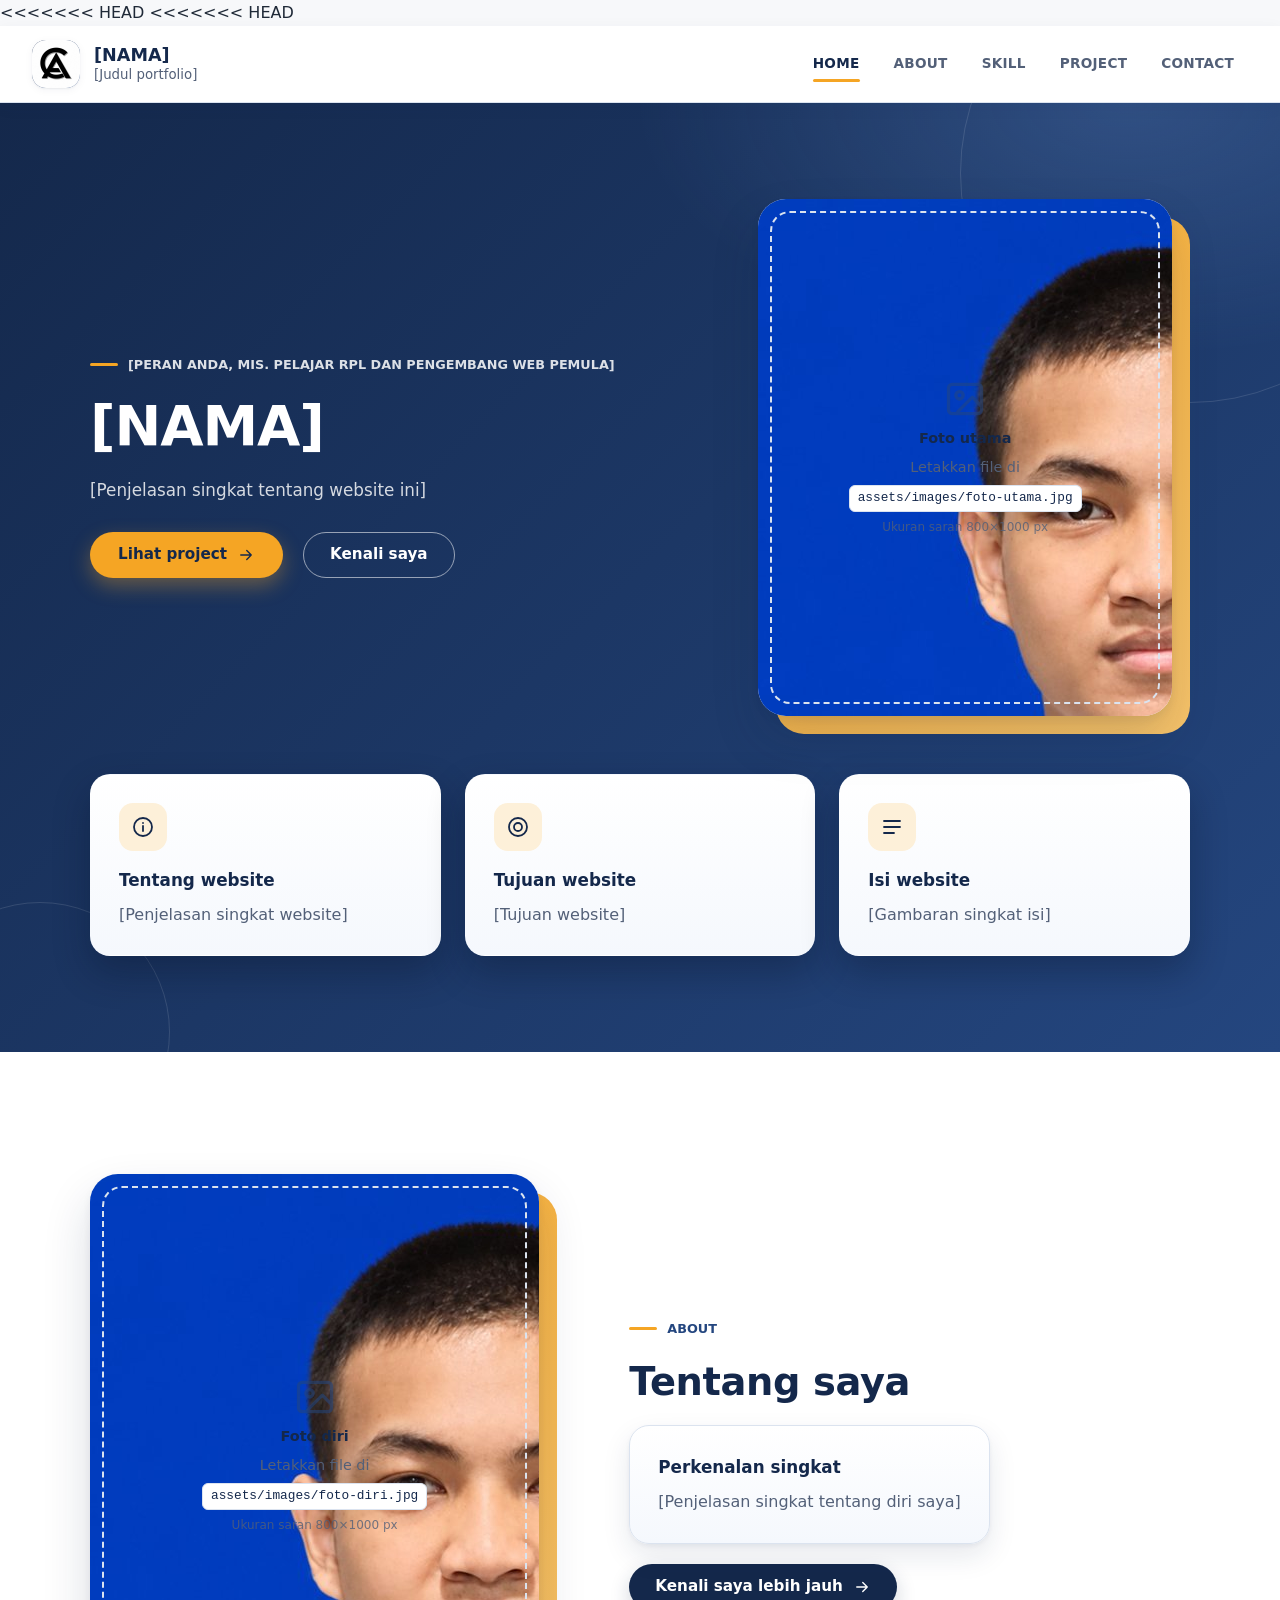
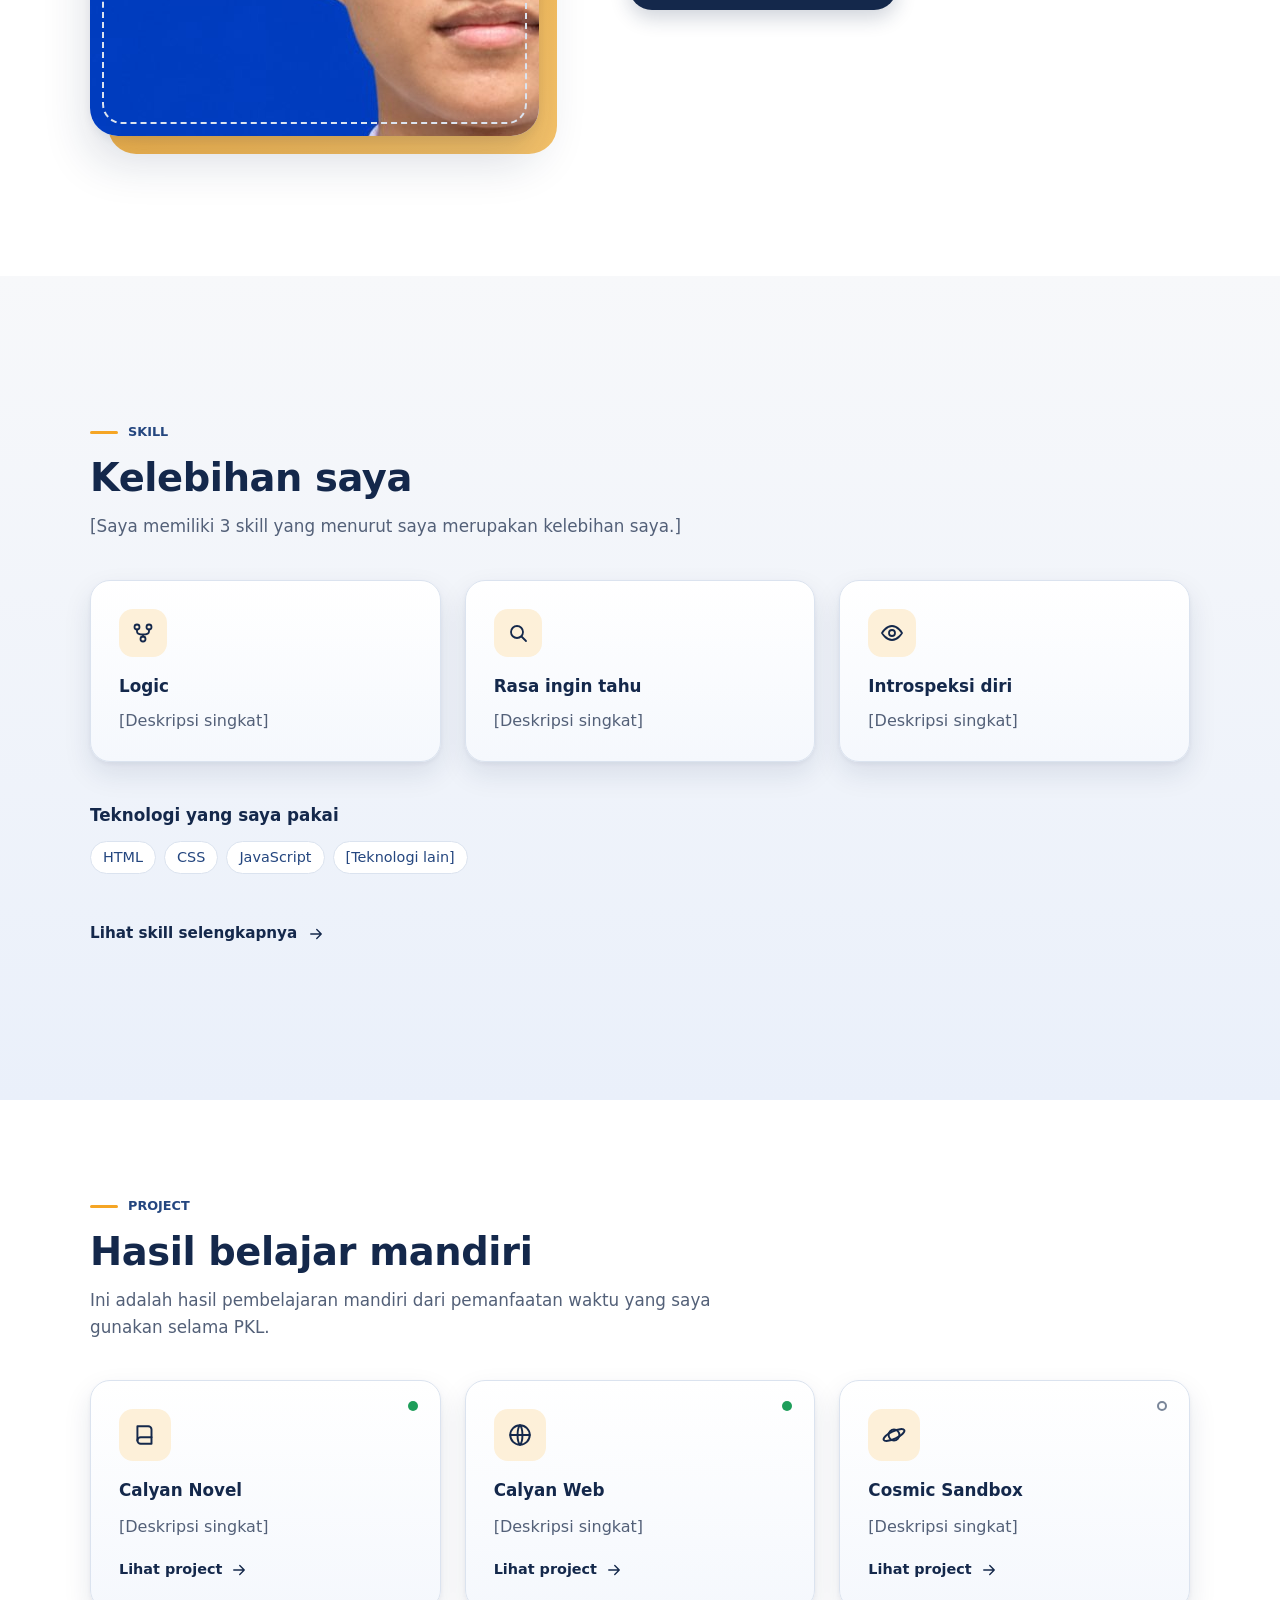
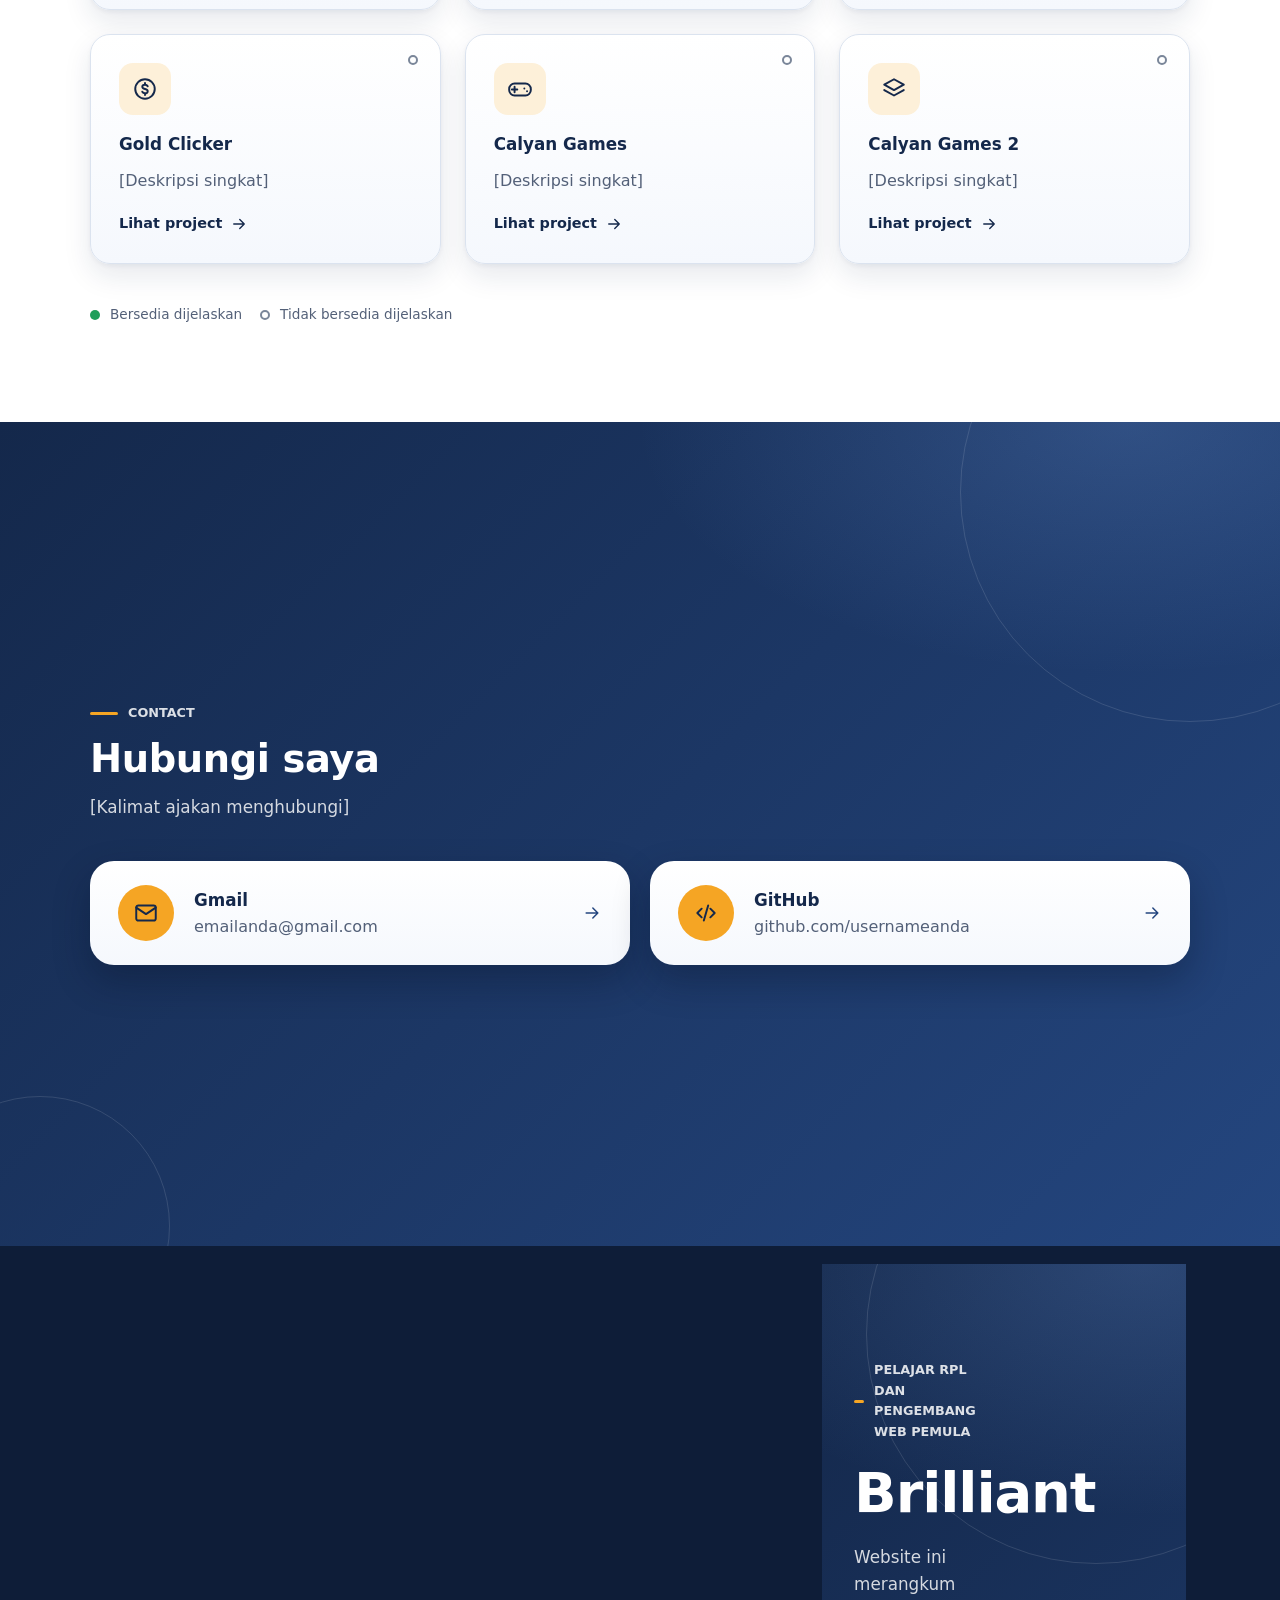
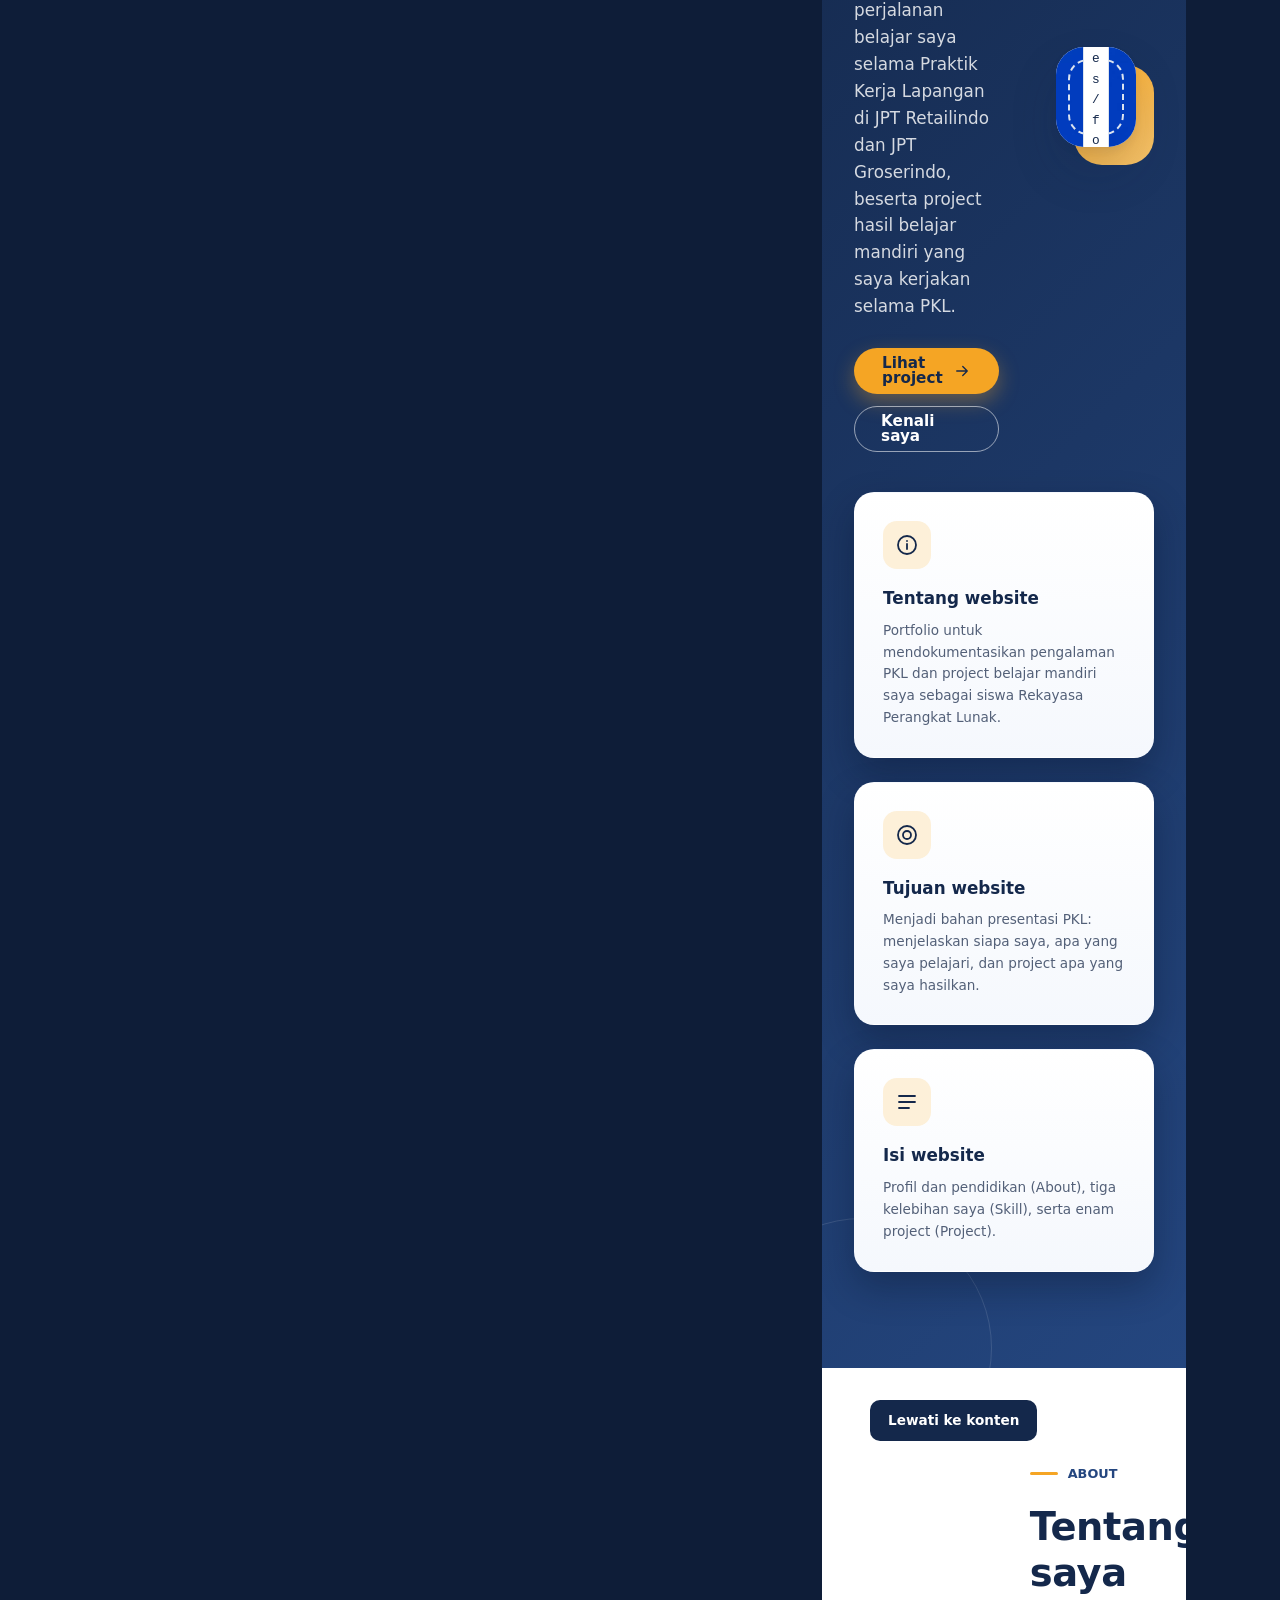
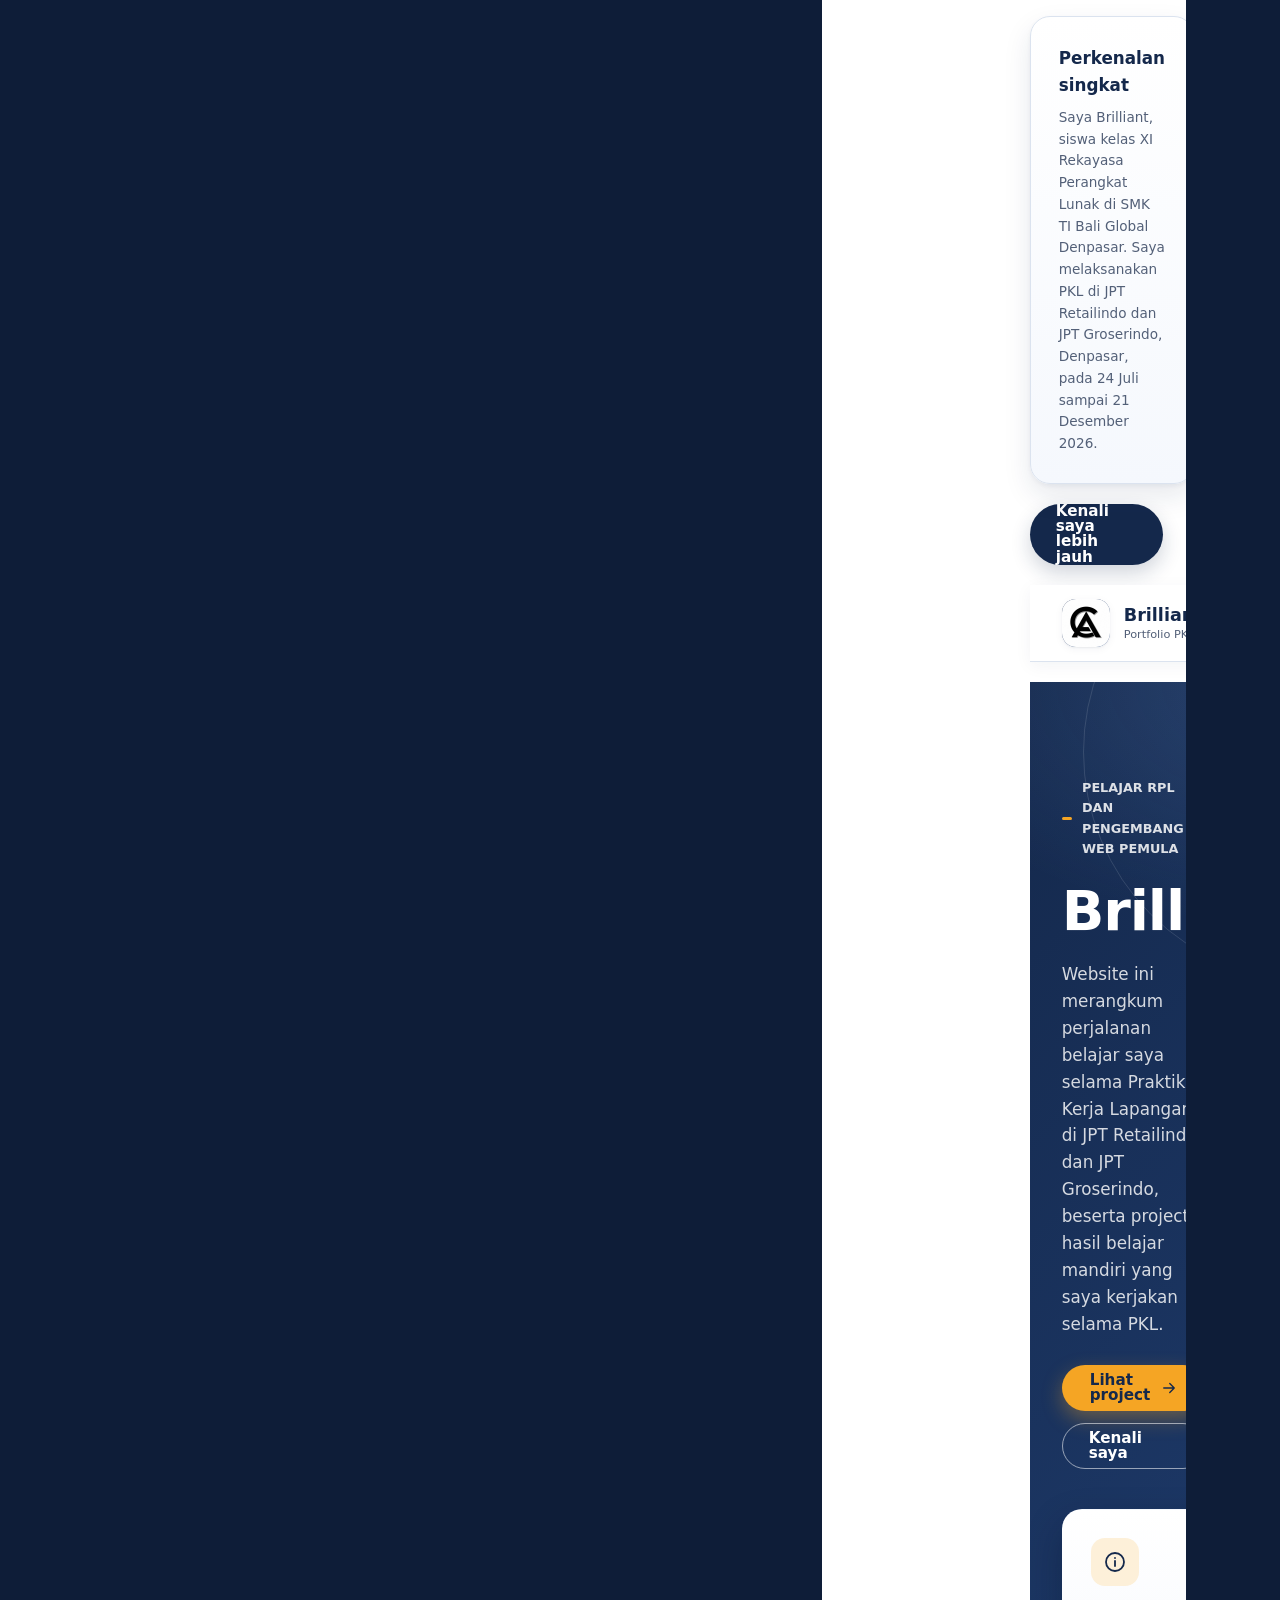
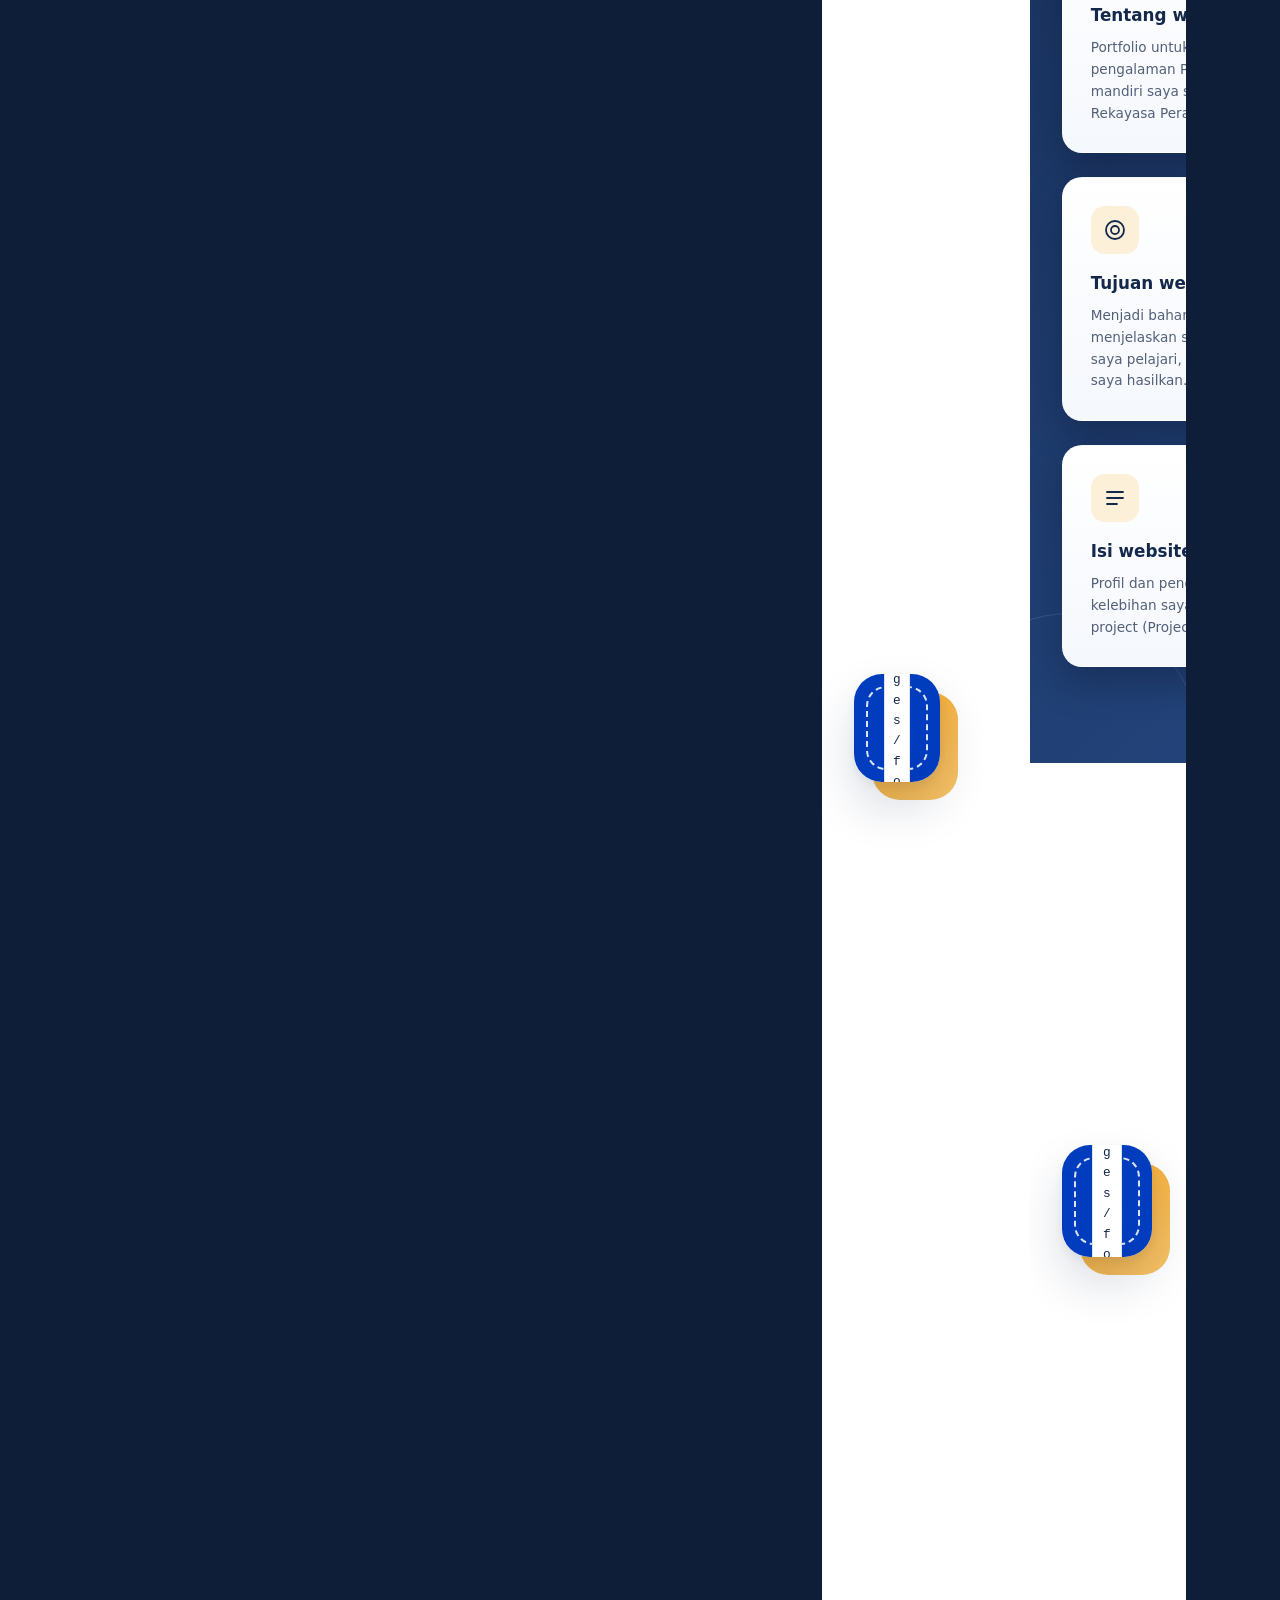
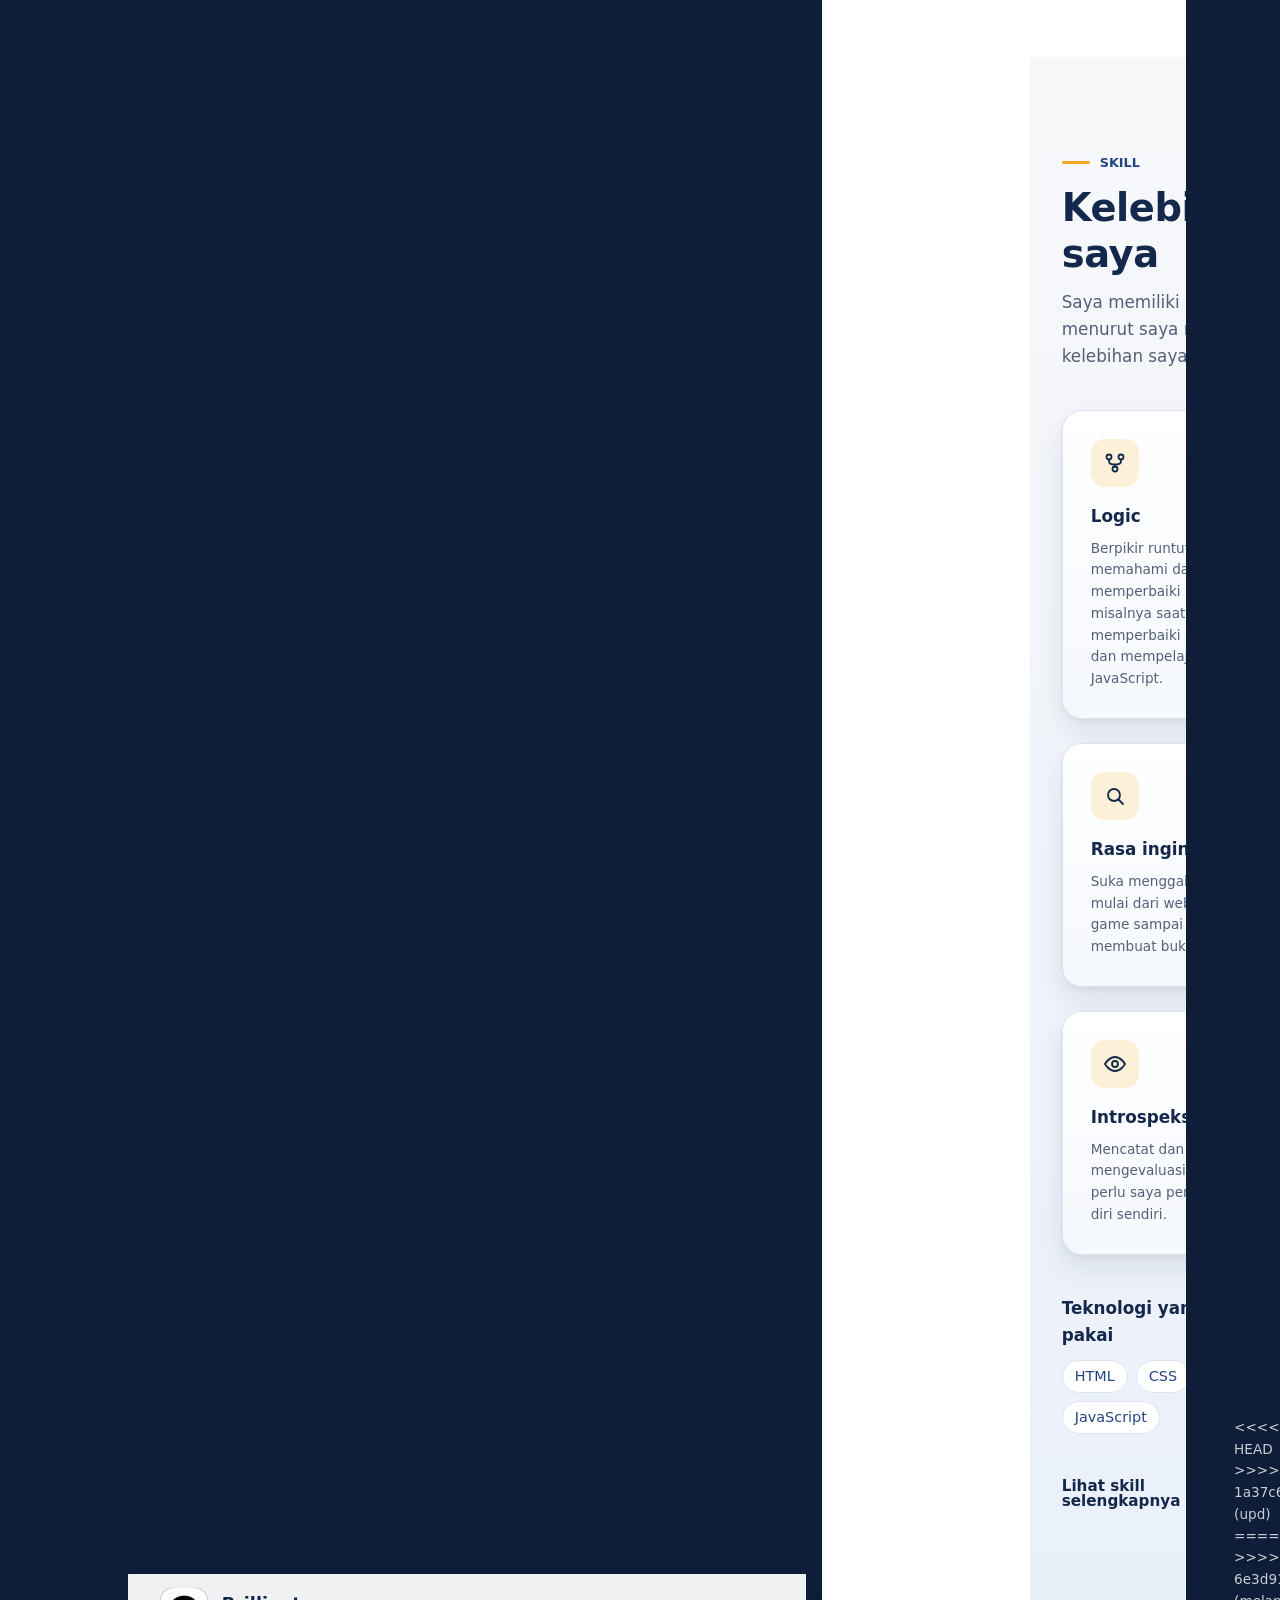
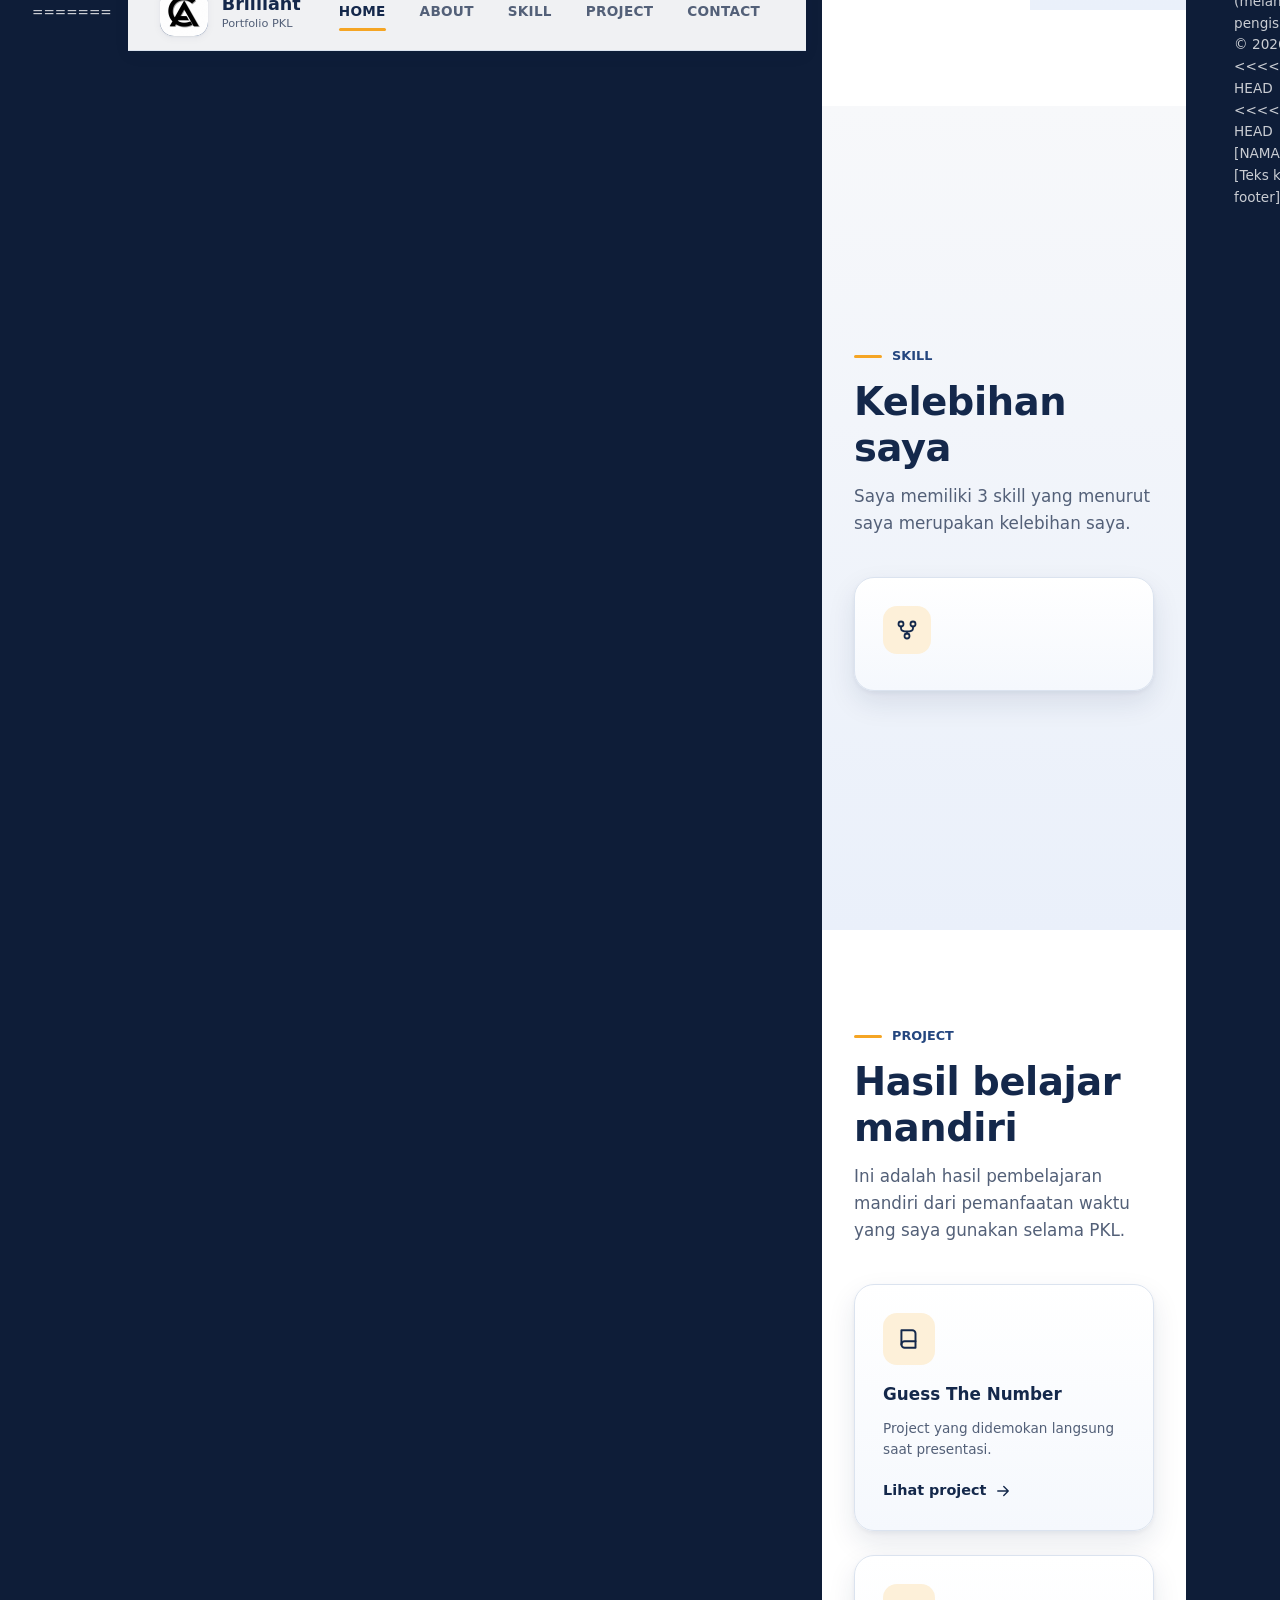
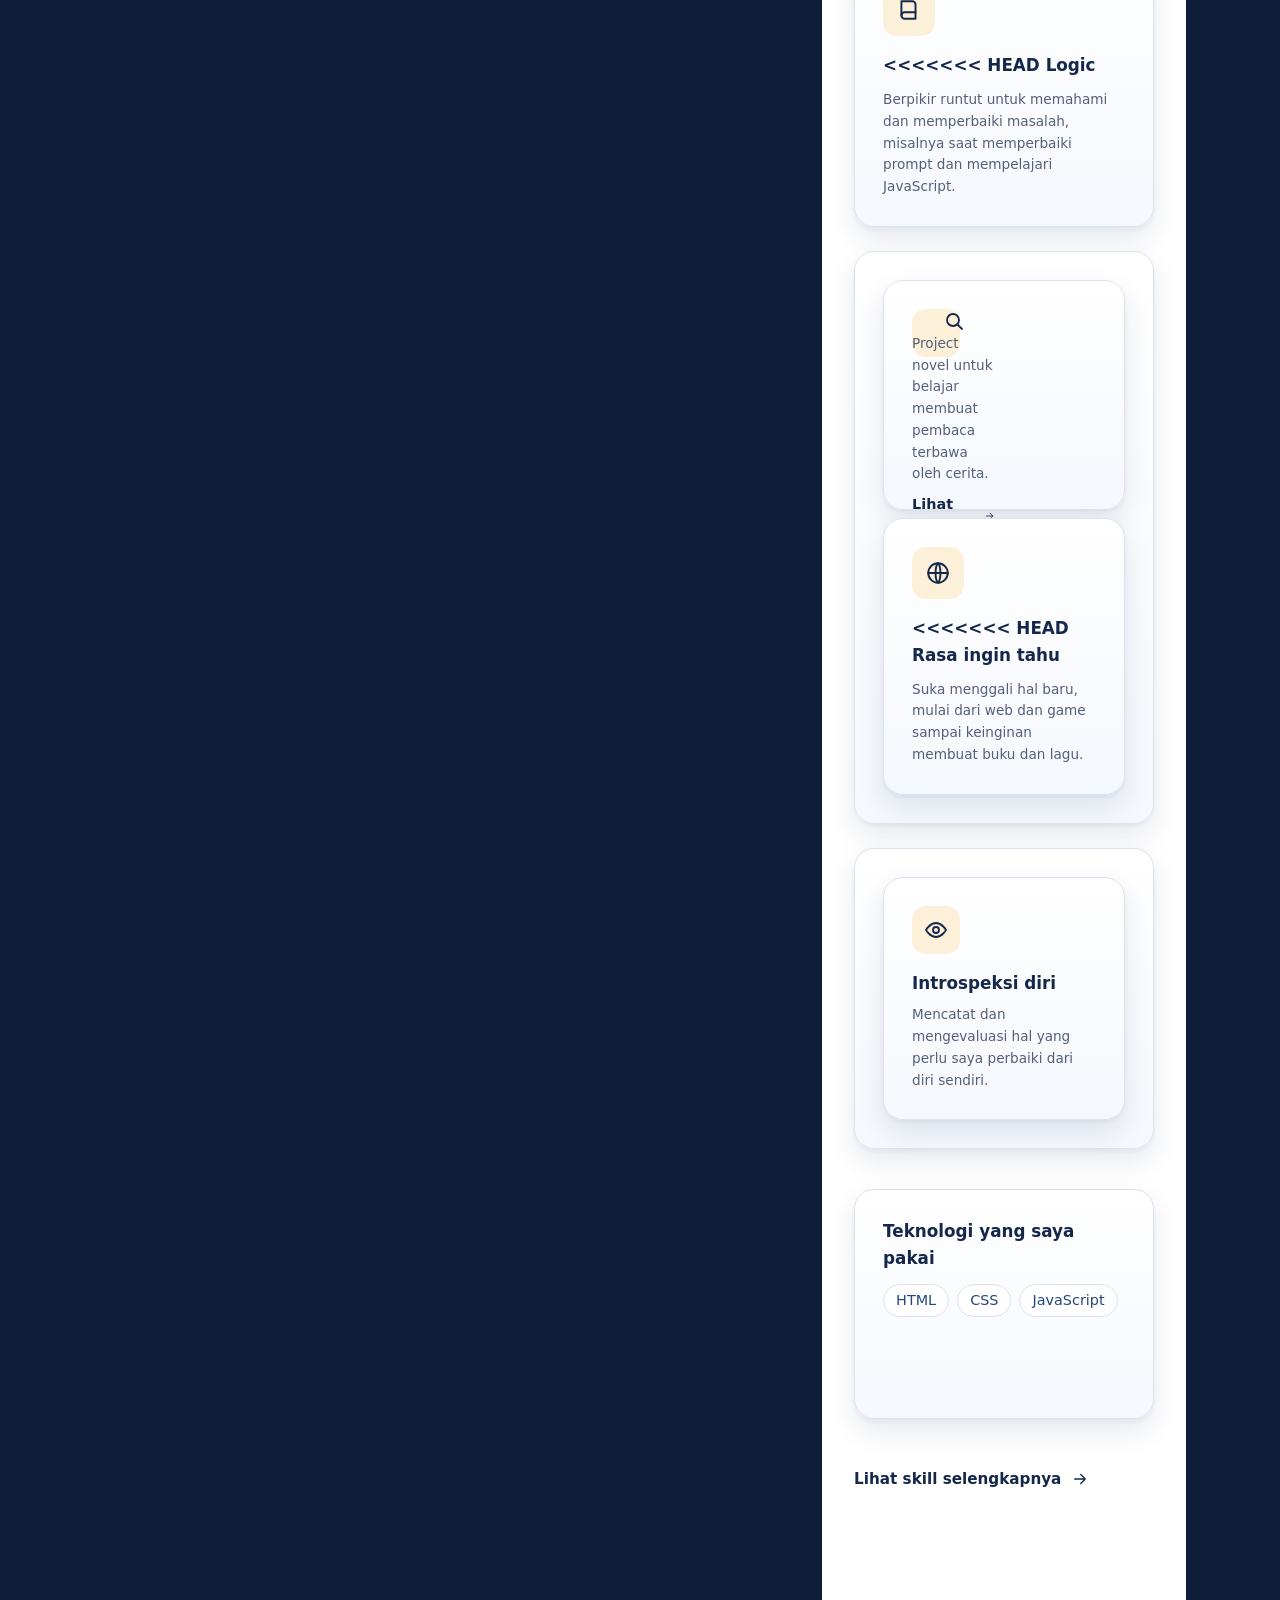
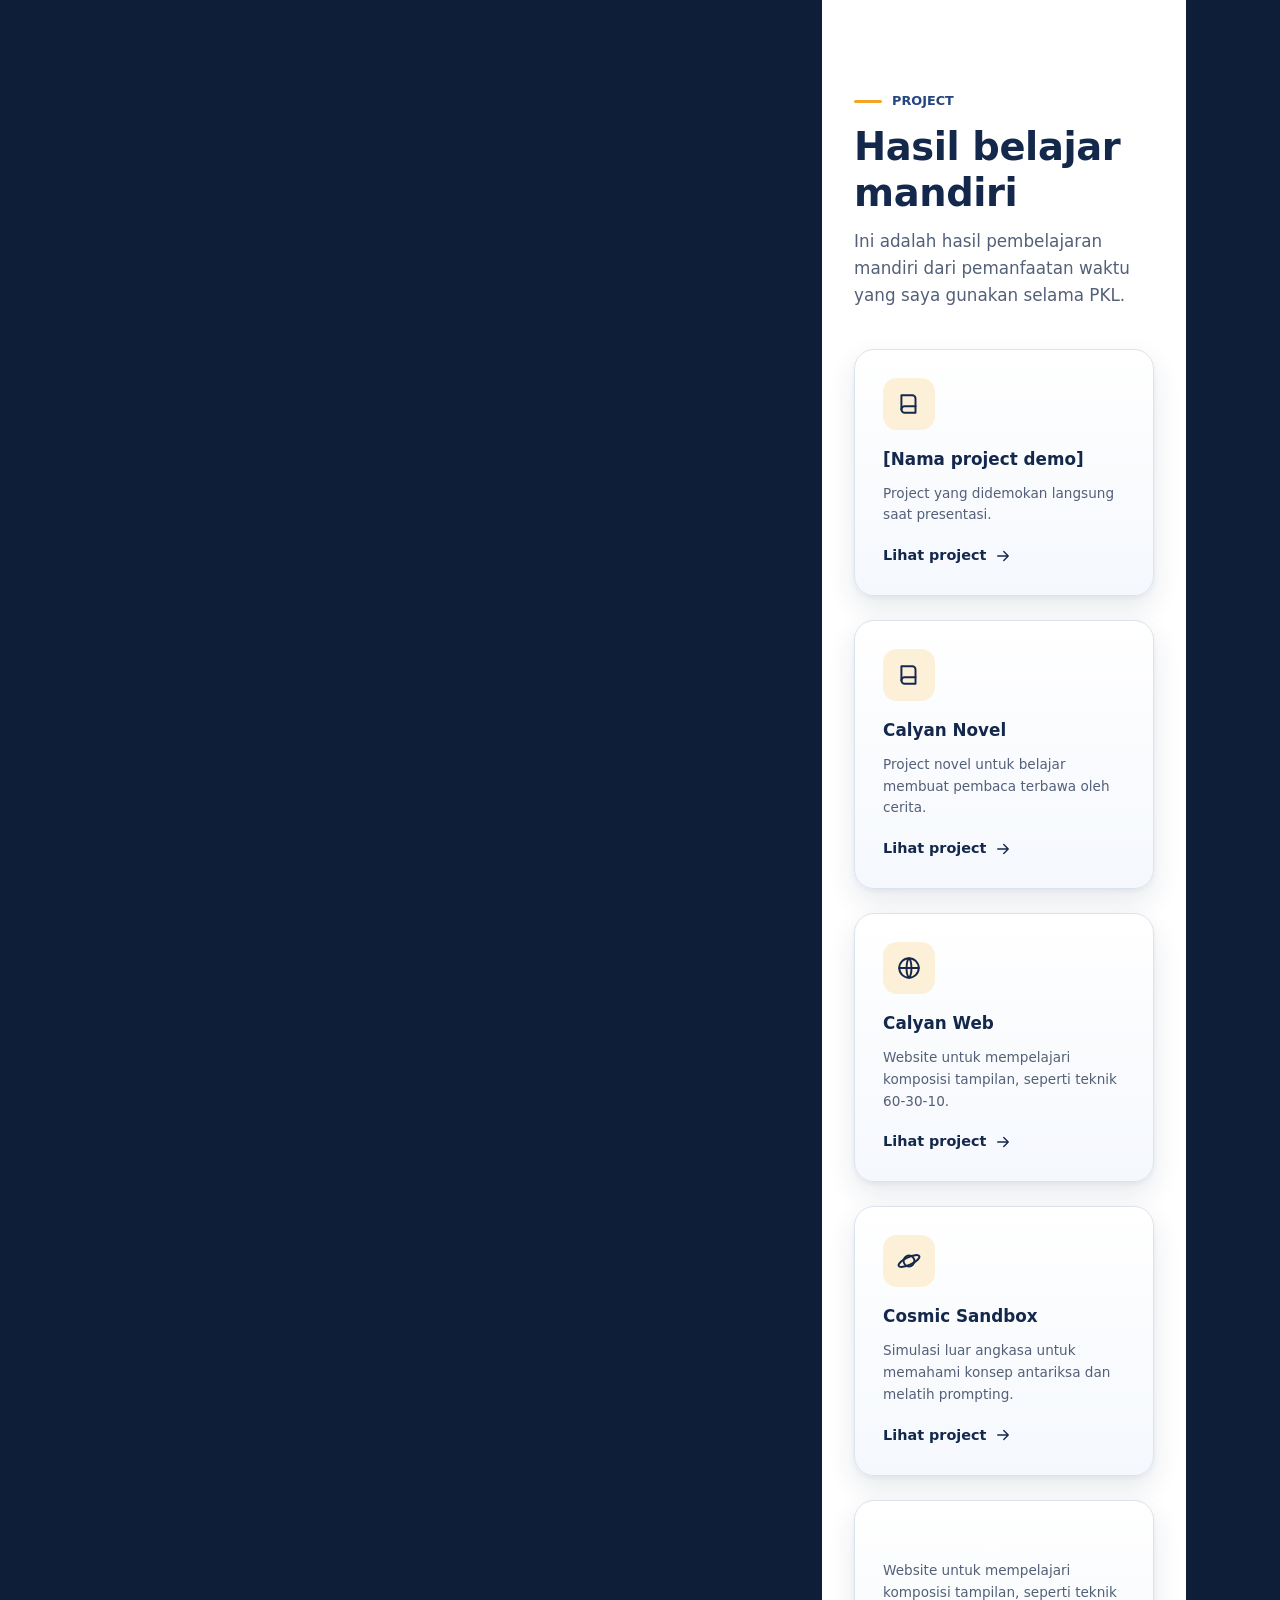
<file: index.html>
<!DOCTYPE html>
<<<<<<< HEAD

<html lang="id">
<<<<<<< HEAD
  <head>
    <meta charset="utf-8"/>
    <meta content="width=device-width, initial-scale=1" name="viewport"/>
    <title>
      Home | [NAMA]
    </title>
    <meta content="[Deskripsi singkat halaman ini untuk Google, maksimal 160 karakter]" name="description"/>
    <meta content="#14284b" name="theme-color"/>
    <meta content="website" property="og:type"/>
    <meta content="[NAMA] | Portfolio" property="og:title"/>
    <meta content="[Deskripsi singkat]" property="og:description"/>
    <link href="images/CALYAN.jpeg" rel="icon" type="image/svg+xml"/>
    <link href="css/base.css" rel="stylesheet"/>
    <link href="css/layout.css" rel="stylesheet"/>
    <link href="css/components.css" rel="stylesheet"/>
    <link href="css/responsive.css" rel="stylesheet"/>
    <script defer="" src="js/script.js">
    </script>
  </head>
  <body>
    <a class="skip-link" href="#konten">
      Lewati ke konten
    </a>
    <!-- Kumpulan ikon (jangan diubah) -->
<svg width="0" height="0" style="position:absolute" aria-hidden="true" focusable="false"><defs><symbol id="i-arrow" viewBox="0 0 24 24"><path d="M5 12h14M13 6l6 6-6 6"/></symbol><symbol id="i-menu" viewBox="0 0 24 24"><path d="M4 7h16M4 12h16M4 17h16"/></symbol><symbol id="i-back" viewBox="0 0 24 24"><path d="M15 6l-6 6 6 6"/></symbol><symbol id="i-external" viewBox="0 0 24 24"><path d="M14 4h6v6M20 4l-9 9M18 14v5a1 1 0 01-1 1H5a1 1 0 01-1-1V7a1 1 0 011-1h5"/></symbol><symbol id="i-image" viewBox="0 0 24 24"><rect x="3" y="4" width="18" height="16" rx="2"/><circle cx="9" cy="10" r="2"/><path d="M21 16l-5-5-8 8"/></symbol></defs></svg>
    <header class="site-header">
      <a class="brand" href="index.html">
        <span class="brand-logo">
          <span class="logo-text">
            LOGO
          </span>
          <img alt="" height="96" src="assets/images/logo.png" width="96"/>
        </span>
        <span class="brand-text">
          <strong>
            [NAMA]
          </strong>
          <small>
            [Judul portfolio]
          </small>
        </span>
      </a>
      <div class="header-right">
        <button aria-controls="main-nav" aria-expanded="false" class="menu-toggle" type="button">
          <svg aria-hidden="true" class="i">
            <use href="#i-menu">
            </use>
          </svg>
          Menu
        </button>
        <nav aria-label="Navigasi utama" class="main-nav" id="main-nav">
          <ul>
            <li>
              <a aria-current="true" href="index.html#home">
                HOME
              </a>
            </li>
            <li>
              <a href="index.html#about">
                ABOUT
              </a>
            </li>
            <li>
              <a href="index.html#skill">
                SKILL
              </a>
            </li>
            <li>
              <a href="index.html#project">
                PROJECT
              </a>
            </li>
            <li>
              <a href="index.html#contact">
                CONTACT
              </a>
            </li>
          </ul>
        </nav>
      </div>
    </header>
    <main class="sections" id="konten">
      <section class="section section--navy" id="home">
        <div class="section-inner">
          <div class="hero-grid">
            <div class="hero-text">
              <p class="eyebrow">
                [Peran Anda, mis. Pelajar RPL dan pengembang web pemula]
              </p>
              <h1>
                [NAMA]
              </h1>
              <p class="lead">
                [Penjelasan singkat tentang website ini]
              </p>
              <div class="button-row">
                <a class="btn btn--primary" href="#project">
                  Lihat project
                  <svg aria-hidden="true" class="i">
                    <use href="#i-arrow">
                    </use>
                  </svg>
                </a>
                <a class="btn btn--secondary" href="#about">
                  Kenali saya
                </a>
              </div>
            </div>
            <figure class="photo-frame">
              <div class="photo-slot">
                <img alt="Foto [NAMA]" decoding="async" fetchpriority="high" height="1000" src="assets/images/foto-utama.jpg" width="800"/>
                <div class="slot-empty">
                  <svg aria-hidden="true" class="i">
                    <use href="#i-image">
                    </use>
                  </svg>
                  <strong>
                    Foto utama
                  </strong>
                  <span>
                    Letakkan file di
                  </span>
                  <code>
                    assets/images/foto-utama.jpg
                  </code>
                  <small>
                    Ukuran saran 800×1000 px
                  </small>
                </div>
              </div>
            </figure>
          </div>
          <div class="info-grid">
            <article class="card">
              <span class="icon">
                <svg aria-hidden="true" fill="none" stroke="currentColor" stroke-linecap="round" stroke-linejoin="round" stroke-width="1.8" viewBox="0 0 24 24">
                  <circle cx="12" cy="12" r="9">
                  </circle>
                  <path d="M12 11v5M12 8h.01">
                  </path>
                </svg>
              </span>
              <h3>
                Tentang website
              </h3>
              <p>
                [Penjelasan singkat website]
              </p>
            </article>
            <article class="card">
              <span class="icon">
                <svg aria-hidden="true" fill="none" stroke="currentColor" stroke-linecap="round" stroke-linejoin="round" stroke-width="1.8" viewBox="0 0 24 24">
                  <circle cx="12" cy="12" r="9">
                  </circle>
                  <circle cx="12" cy="12" r="4">
                  </circle>
                </svg>
              </span>
              <h3>
                Tujuan website
              </h3>
              <p>
                [Tujuan website]
              </p>
            </article>
            <article class="card">
              <span class="icon">
                <svg aria-hidden="true" fill="none" stroke="currentColor" stroke-linecap="round" stroke-linejoin="round" stroke-width="1.8" viewBox="0 0 24 24">
                  <path d="M4 6h16M4 12h16M4 18h10">
                  </path>
                </svg>
              </span>
              <h3>
                Isi website
              </h3>
              <p>
                [Gambaran singkat isi]
              </p>
            </article>
          </div>
        </div>
      </section>
      <section class="section" id="about">
        <div class="section-inner">
          <div class="about-grid">
            <figure class="photo-frame">
              <div class="photo-slot">
                <img alt="Foto diri [NAMA]" decoding="async" height="1000" loading="lazy" src="assets/images/foto-diri.jpg" width="800"/>
                <div class="slot-empty">
                  <svg aria-hidden="true" class="i">
                    <use href="#i-image">
                    </use>
                  </svg>
                  <strong>
                    Foto diri
                  </strong>
                  <span>
                    Letakkan file di
                  </span>
                  <code>
                    assets/images/foto-diri.jpg
                  </code>
                  <small>
                    Ukuran saran 800×1000 px
                  </small>
                </div>
              </div>
            </figure>
            <div class="about-text">
              <p class="eyebrow">
                About
              </p>
              <h2 class="section-title">
                Tentang saya
              </h2>
              <div class="card">
                <h3>
                  Perkenalan singkat
                </h3>
                <p>
                  [Penjelasan singkat tentang diri saya]
                </p>
              </div>
              <a class="btn btn--secondary" href="about.html">
                Kenali saya lebih jauh
                <svg aria-hidden="true" class="i">
                  <use href="#i-arrow">
                  </use>
                </svg>
              </a>
            </div>
          </div>
        </div>
      </section>
      <section class="section section--soft" id="skill">
        <div class="section-inner">
          <div class="section-head">
            <p class="eyebrow">
              Skill
            </p>
            <h2 class="section-title">
              Kelebihan saya
            </h2>
            <p class="lead">
              [Saya memiliki 3 skill yang menurut saya merupakan kelebihan saya.]
            </p>
          </div>
          <div class="info-grid">
            <article class="card">
              <span class="icon">
                <svg aria-hidden="true" fill="none" stroke="currentColor" stroke-linecap="round" stroke-linejoin="round" stroke-width="1.8" viewBox="0 0 24 24">
                  <circle cx="6" cy="6" r="2.5">
                  </circle>
                  <circle cx="18" cy="6" r="2.5">
                  </circle>
                  <circle cx="12" cy="18" r="2.5">
                  </circle>
                  <path d="M6 8.5v2c0 2 2 3 6 3s6-1 6-3v-2M12 13.5v2">
                  </path>
                </svg>
              </span>
              <h3>
                Logic
              </h3>
              <p>
                [Deskripsi singkat]
              </p>
            </article>
            <article class="card">
              <span class="icon">
                <svg aria-hidden="true" fill="none" stroke="currentColor" stroke-linecap="round" stroke-linejoin="round" stroke-width="1.8" viewBox="0 0 24 24">
                  <circle cx="11" cy="11" r="6">
                  </circle>
                  <path d="M20 20l-4.5-4.5">
                  </path>
                </svg>
              </span>
              <h3>
                Rasa ingin tahu
              </h3>
              <p>
                [Deskripsi singkat]
              </p>
            </article>
            <article class="card">
              <span class="icon">
                <svg aria-hidden="true" fill="none" stroke="currentColor" stroke-linecap="round" stroke-linejoin="round" stroke-width="1.8" viewBox="0 0 24 24">
                  <path d="M2 12s4-7 10-7 10 7 10 7-4 7-10 7S2 12 2 12z">
                  </path>
                  <circle cx="12" cy="12" r="3">
                  </circle>
                </svg>
              </span>
              <h3>
                Introspeksi diri
              </h3>
              <p>
                [Deskripsi singkat]
              </p>
            </article>
          </div>
          <div class="tech">
            <h3>
              Teknologi yang saya pakai
            </h3>
            <ul class="tag-list">
              <li>
                HTML
              </li>
              <li>
                CSS
              </li>
              <li>
                JavaScript
              </li>
              <li>
                [Teknologi lain]
              </li>
            </ul>
          </div>
          <a class="btn btn--tertiary" href="skill.html">
            Lihat skill selengkapnya
            <svg aria-hidden="true" class="i">
              <use href="#i-arrow">
              </use>
            </svg>
          </a>
        </div>
      </section>
      <section class="section" id="project">
        <div class="section-inner">
          <div class="section-head">
            <p class="eyebrow">
              Project
            </p>
            <h2 class="section-title">
              Hasil belajar mandiri
            </h2>
            <p class="lead">
              Ini adalah hasil pembelajaran mandiri dari pemanfaatan waktu yang saya gunakan selama PKL.
            </p>
          </div>
          <div class="project-grid">
            <a class="project-card" href="project.html#project-1">
              <span class="status-dot status-dot--yes" title="Bersedia dijelaskan">
                <span class="visually-hidden">
                  Bersedia dijelaskan
                </span>
              </span>
              <span class="project-icon">
                <svg aria-hidden="true" fill="none" stroke="currentColor" stroke-linecap="round" stroke-linejoin="round" stroke-width="1.8" viewBox="0 0 24 24">
                  <path d="M5 4h10a3 3 0 013 3v13H8a3 3 0 01-3-3V4z">
                  </path>
                  <path d="M5 17a3 3 0 013-3h10">
                  </path>
                </svg>
              </span>
              <h3>
                Calyan Novel
              </h3>
              <p>
                [Deskripsi singkat]
              </p>
              <span class="project-cta">
                Lihat project
                <svg aria-hidden="true" class="i">
                  <use href="#i-arrow">
                  </use>
                </svg>
              </span>
            </a>
            <a class="project-card" href="project.html#project-2">
              <span class="status-dot status-dot--yes" title="Bersedia dijelaskan">
                <span class="visually-hidden">
                  Bersedia dijelaskan
                </span>
              </span>
              <span class="project-icon">
                <svg aria-hidden="true" fill="none" stroke="currentColor" stroke-linecap="round" stroke-linejoin="round" stroke-width="1.8" viewBox="0 0 24 24">
                  <circle cx="12" cy="12" r="9">
                  </circle>
                  <path d="M3 12h18M12 3c3 3 3 15 0 18M12 3c-3 3-3 15 0 18">
                  </path>
                </svg>
              </span>
              <h3>
                Calyan Web
              </h3>
              <p>
                [Deskripsi singkat]
              </p>
              <span class="project-cta">
                Lihat project
                <svg aria-hidden="true" class="i">
                  <use href="#i-arrow">
                  </use>
                </svg>
              </span>
            </a>
            <a class="project-card" href="project.html#project-3">
              <span class="status-dot status-dot--no" title="Tidak bersedia dijelaskan">
                <span class="visually-hidden">
                  Tidak bersedia dijelaskan
                </span>
              </span>
              <span class="project-icon">
                <svg aria-hidden="true" fill="none" stroke="currentColor" stroke-linecap="round" stroke-linejoin="round" stroke-width="1.8" viewBox="0 0 24 24">
                  <circle cx="12" cy="12" r="5">
                  </circle>
                  <ellipse cx="12" cy="12" rx="10.5" ry="3.5" transform="rotate(-25 12 12)">
                  </ellipse>
                </svg>
              </span>
              <h3>
                Cosmic Sandbox
              </h3>
              <p>
                [Deskripsi singkat]
              </p>
              <span class="project-cta">
                Lihat project
                <svg aria-hidden="true" class="i">
                  <use href="#i-arrow">
                  </use>
                </svg>
              </span>
            </a>
            <a class="project-card" href="project.html#project-4">
              <span class="status-dot status-dot--no" title="Tidak bersedia dijelaskan">
                <span class="visually-hidden">
                  Tidak bersedia dijelaskan
                </span>
              </span>
              <span class="project-icon">
                <svg aria-hidden="true" fill="none" stroke="currentColor" stroke-linecap="round" stroke-linejoin="round" stroke-width="1.8" viewBox="0 0 24 24">
                  <circle cx="12" cy="12" r="9">
                  </circle>
                  <path d="M14.5 9.5c-.5-1-1.5-1.5-2.5-1.5-1.5 0-2.5.8-2.5 2s1 1.7 2.5 2 2.5.8 2.5 2-1 2-2.5 2c-1 0-2-.5-2.5-1.5M12 6.5v1.5M12 16v1.5">
                  </path>
                </svg>
              </span>
              <h3>
                Gold Clicker
              </h3>
              <p>
                [Deskripsi singkat]
              </p>
              <span class="project-cta">
                Lihat project
                <svg aria-hidden="true" class="i">
                  <use href="#i-arrow">
                  </use>
                </svg>
              </span>
            </a>
            <a class="project-card" href="project.html#project-5">
              <span class="status-dot status-dot--no" title="Tidak bersedia dijelaskan">
                <span class="visually-hidden">
                  Tidak bersedia dijelaskan
                </span>
              </span>
              <span class="project-icon">
                <svg aria-hidden="true" fill="none" stroke="currentColor" stroke-linecap="round" stroke-linejoin="round" stroke-width="1.8" viewBox="0 0 24 24">
                  <rect height="11" rx="5" width="20" x="2" y="7">
                  </rect>
                  <path d="M7 10v5M4.5 12.5h5M16 11.5h.01M18.5 14h.01">
                  </path>
                </svg>
              </span>
              <h3>
                Calyan Games
              </h3>
              <p>
                [Deskripsi singkat]
              </p>
              <span class="project-cta">
                Lihat project
                <svg aria-hidden="true" class="i">
                  <use href="#i-arrow">
                  </use>
                </svg>
              </span>
            </a>
            <a class="project-card" href="project.html#project-6">
              <span class="status-dot status-dot--no" title="Tidak bersedia dijelaskan">
                <span class="visually-hidden">
                  Tidak bersedia dijelaskan
                </span>
              </span>
              <span class="project-icon">
                <svg aria-hidden="true" fill="none" stroke="currentColor" stroke-linecap="round" stroke-linejoin="round" stroke-width="1.8" viewBox="0 0 24 24">
                  <path d="M12 3l9 5-9 5-9-5 9-5z">
                  </path>
                  <path d="M3 13l9 5 9-5">
                  </path>
                </svg>
              </span>
              <h3>
                Calyan Games 2
              </h3>
              <p>
                [Deskripsi singkat]
              </p>
              <span class="project-cta">
                Lihat project
                <svg aria-hidden="true" class="i">
                  <use href="#i-arrow">
                  </use>
                </svg>
              </span>
            </a>
          </div>
          <p class="status-legend">
            <span class="status-dot status-dot--yes">
            </span>
            Bersedia dijelaskan
            <span class="status-dot status-dot--no">
            </span>
            Tidak bersedia dijelaskan
          </p>
        </div>
      </section>
      <section class="section section--navy" id="contact">
        <div class="section-inner">
          <div class="section-head">
            <p class="eyebrow">
              Contact
            </p>
            <h2 class="section-title">
              Hubungi saya
            </h2>
            <p class="lead">
              [Kalimat ajakan menghubungi]
            </p>
          </div>
          <div class="contact-grid">
            <!-- GANTI email di href DAN teks (Ctrl+H: emailanda@gmail.com) -->
            <a class="contact-card" href="mailto:emailanda@gmail.com">
              <span class="contact-icon"><svg aria-hidden="true" fill="none" stroke="currentColor" stroke-linecap="round" stroke-linejoin="round" stroke-width="1.8" viewBox="0 0 24 24"><rect height="14" rx="2" width="18" x="3" y="5"></rect><path d="M3 7l9 6 9-6"></path></svg></span>
              <div>
                <h3>Gmail</h3>
                <p>emailanda@gmail.com</p>
              </div>
              <svg aria-hidden="true" class="i contact-go"><use href="#i-arrow"></use></svg>
            </a>
            <!-- GANTI username di href DAN teks (Ctrl+H: usernameanda) -->
            <a class="contact-card" href="https://github.com/usernameanda" target="_blank" rel="noopener">
              <span class="contact-icon"><svg aria-hidden="true" fill="none" stroke="currentColor" stroke-linecap="round" stroke-linejoin="round" stroke-width="1.8" viewBox="0 0 24 24"><path d="M8 8l-4 4 4 4M16 8l4 4-4 4M14 5l-4 14"></path></svg></span>
              <div>
                <h3>GitHub</h3>
                <p>github.com/usernameanda</p>
              </div>
              <svg aria-hidden="true" class="i contact-go"><use href="#i-arrow"></use></svg>
            </a>
          </div>
        </div>
      </section>
    </main>
    <footer class="site-footer">
      <p class="footer-note">
=======
<head>
<meta charset="utf-8"/>
<meta content="width=device-width, initial-scale=1" name="viewport"/>
<title>Home | Brilliant</title>
<meta content="Portfolio PKL Brilliant, siswa RPL SMK TI Bali Global Denpasar: project, skill, dan perjalanan belajar selama PKL di JPT Retailindo dan JPT Groserindo." name="description"/>
<meta content="#14284b" name="theme-color"/>
<meta content="website" property="og:type"/>
<meta content="Brilliant | Portfolio PKL" property="og:title"/>
<meta content="Portfolio PKL Brilliant, siswa RPL SMK TI Bali Global Denpasar: project, skill, dan perjalanan belajar selama PKL di JPT Retailindo dan JPT Groserindo." property="og:description"/>
<link href="assets/images/logo.png" rel="icon" type="image/png"/>
<link href="css/base.css" rel="stylesheet"/>
<link href="css/layout.css" rel="stylesheet"/>
<link href="css/components.css" rel="stylesheet"/>
<link href="css/responsive.css" rel="stylesheet"/>
<script defer="" src="js/script.js">
</script>
</head>
<body>
<a class="skip-link" href="#konten">
      Lewati ke konten
    </a>
<!-- Kumpulan ikon (jangan diubah) -->
<svg aria-hidden="true" focusable="false" height="0" style="position:absolute" width="0"><defs><symbol id="i-arrow" viewbox="0 0 24 24"><path d="M5 12h14M13 6l6 6-6 6"></path></symbol><symbol id="i-menu" viewbox="0 0 24 24"><path d="M4 7h16M4 12h16M4 17h16"></path></symbol><symbol id="i-back" viewbox="0 0 24 24"><path d="M15 6l-6 6 6 6"></path></symbol><symbol id="i-external" viewbox="0 0 24 24"><path d="M14 4h6v6M20 4l-9 9M18 14v5a1 1 0 01-1 1H5a1 1 0 01-1-1V7a1 1 0 011-1h5"></path></symbol><symbol id="i-image" viewbox="0 0 24 24"><rect height="16" rx="2" width="18" x="3" y="4"></rect><circle cx="9" cy="10" r="2"></circle><path d="M21 16l-5-5-8 8"></path></symbol></defs></svg>
<header class="site-header">
<a class="brand" href="index.html">
<span class="brand-logo">
<span class="logo-text">
            LOGO
          </span>
<img alt="" height="96" src="assets/images/logo.png" width="96"/>
</span>
<span class="brand-text">
<strong>
            Brilliant
          </strong>
<small>
            Portfolio PKL
          </small>
</span>
</a>
<div class="header-right">
<button aria-controls="main-nav" aria-expanded="false" class="menu-toggle" type="button">
<svg aria-hidden="true" class="i">
<use href="#i-menu">
</use>
</svg>
          Menu
        </button>
<nav aria-label="Navigasi utama" class="main-nav" id="main-nav">
<ul>
<li>
<a aria-current="true" href="index.html#home">
                HOME
              </a>
</li>
<li>
<a href="index.html#about">
                ABOUT
              </a>
</li>
<li>
<a href="index.html#skill">
                SKILL
              </a>
</li>
<li>
<a href="index.html#project">
                PROJECT
              </a>
</li>
<li>
<a href="index.html#contact">
                CONTACT
              </a>
</li>
</ul>
</nav>
</div>
</header>
<main class="sections" id="konten">
<section class="section section--navy" id="home">
<div class="section-inner">
<div class="hero-grid">
<div class="hero-text">
<p class="eyebrow">Pelajar RPL dan pengembang web pemula</p>
<h1>
                Brilliant
              </h1>
<p class="lead">Website ini merangkum perjalanan belajar saya selama Praktik Kerja Lapangan di JPT Retailindo dan JPT Groserindo, beserta project hasil belajar mandiri yang saya kerjakan selama PKL.</p>
<div class="button-row">
<a class="btn btn--primary" href="#project">
                  Lihat project
                  <svg aria-hidden="true" class="i">
<use href="#i-arrow">
</use>
</svg>
</a>
<a class="btn btn--secondary" href="#about">
                  Kenali saya
                </a>
</div>
</div>
<figure class="photo-frame">
<div class="photo-slot">
<img alt="Foto Brilliant" decoding="async" fetchpriority="high" height="1000" src="assets/images/foto-utama.jpg" width="800"/>
<div class="slot-empty">
<svg aria-hidden="true" class="i">
<use href="#i-image">
</use>
</svg>
<strong>
                    Foto utama
                  </strong>
<span>
                    Letakkan file di
                  </span>
<code>
                    assets/images/foto-utama.jpg
                  </code>
<small>
                    Ukuran saran 800×1000 px
                  </small>
</div>
</div>
</figure>
</div>
<div class="info-grid">
<article class="card">
<span class="icon">
<svg aria-hidden="true" fill="none" stroke="currentColor" stroke-linecap="round" stroke-linejoin="round" stroke-width="1.8" viewbox="0 0 24 24">
<circle cx="12" cy="12" r="9">
</circle>
<path d="M12 11v5M12 8h.01">
</path>
</svg>
</span>
<h3>
                Tentang website
              </h3>
<p>Portfolio untuk mendokumentasikan pengalaman PKL dan project belajar mandiri saya sebagai siswa Rekayasa Perangkat Lunak.</p>
</article>
<article class="card">
<span class="icon">
<svg aria-hidden="true" fill="none" stroke="currentColor" stroke-linecap="round" stroke-linejoin="round" stroke-width="1.8" viewbox="0 0 24 24">
<circle cx="12" cy="12" r="9">
</circle>
<circle cx="12" cy="12" r="4">
</circle>
</svg>
</span>
<h3>
                Tujuan website
              </h3>
<p>Menjadi bahan presentasi PKL: menjelaskan siapa saya, apa yang saya pelajari, dan project apa yang saya hasilkan.</p>
</article>
<article class="card">
<span class="icon">
<svg aria-hidden="true" fill="none" stroke="currentColor" stroke-linecap="round" stroke-linejoin="round" stroke-width="1.8" viewbox="0 0 24 24">
<path d="M4 6h16M4 12h16M4 18h10">
</path>
</svg>
</span>
<h3>
                Isi website
              </h3>
<p>Profil dan pendidikan (About), tiga kelebihan saya (Skill), serta enam project (Project).</p>
</article>
</div>
</div>
</section>
<section class="section" id="about">
<div class="section-inner">
<div class="about-grid">
<figure class="photo-frame">
<div class="photo-slot">
<img alt="Foto diri Brilliant" decoding="async" height="1000" loading="lazy" src="assets/images/foto-diri.jpg" width="800"/>
<div class="slot-empty">
<svg aria-hidden="true" class="i">
<use href="#i-image">
</use>
</svg>
<strong>
                    Foto diri
                  </strong>
<span>
                    Letakkan file di
                  </span>
<code>
                    assets/images/foto-diri.jpg
                  </code>
<small>
                    Ukuran saran 800×1000 px
                  </small>
</div>
</div>
</figure>
<div class="about-text">
<p class="eyebrow">
                About
              </p>
<h2 class="section-title">
                Tentang saya
              </h2>
<div class="card">
<h3>
                  Perkenalan singkat
                </h3>
<p>Saya Brilliant, siswa kelas XI Rekayasa Perangkat Lunak di SMK TI Bali Global Denpasar. Saya melaksanakan PKL di JPT Retailindo dan JPT Groserindo, Denpasar, pada 24 Juli sampai 21 Desember 2026.</p>
</div>
<a class="btn btn--secondary" href="about.html">
                Kenali saya lebih jauh
                <svg aria-hidden="true" class="i">
=======

<html lang="id">
<head>
<meta charset="utf-8"/>
<meta content="width=device-width, initial-scale=1" name="viewport"/>
<title>Home | Brilliant</title>
<meta content="Portfolio PKL Brilliant, siswa RPL SMK TI Bali Global Denpasar: project, skill, dan perjalanan belajar selama PKL di JPT Retailindo dan JPT Groserindo." name="description"/>
<meta content="#14284b" name="theme-color"/>
<meta content="website" property="og:type"/>
<meta content="Brilliant | Portfolio PKL" property="og:title"/>
<meta content="Portfolio PKL Brilliant, siswa RPL SMK TI Bali Global Denpasar: project, skill, dan perjalanan belajar selama PKL di JPT Retailindo dan JPT Groserindo." property="og:description"/>
<link href="assets/images/logo.png" rel="icon" type="image/png"/>
<link href="css/base.css" rel="stylesheet"/>
<link href="css/layout.css" rel="stylesheet"/>
<link href="css/components.css" rel="stylesheet"/>
<link href="css/responsive.css" rel="stylesheet"/>
<script defer="" src="js/script.js">
</script>
</head>
<body>
<a class="skip-link" href="#konten">
      Lewati ke konten
    </a>
<!-- Kumpulan ikon (jangan diubah) -->
<svg aria-hidden="true" focusable="false" height="0" style="position:absolute" width="0"><defs><symbol id="i-arrow" viewbox="0 0 24 24"><path d="M5 12h14M13 6l6 6-6 6"></path></symbol><symbol id="i-menu" viewbox="0 0 24 24"><path d="M4 7h16M4 12h16M4 17h16"></path></symbol><symbol id="i-back" viewbox="0 0 24 24"><path d="M15 6l-6 6 6 6"></path></symbol><symbol id="i-external" viewbox="0 0 24 24"><path d="M14 4h6v6M20 4l-9 9M18 14v5a1 1 0 01-1 1H5a1 1 0 01-1-1V7a1 1 0 011-1h5"></path></symbol><symbol id="i-image" viewbox="0 0 24 24"><rect height="16" rx="2" width="18" x="3" y="4"></rect><circle cx="9" cy="10" r="2"></circle><path d="M21 16l-5-5-8 8"></path></symbol></defs></svg>
<header class="site-header">
<a class="brand" href="index.html">
<span class="brand-logo">
<span class="logo-text">
            LOGO
          </span>
<img alt="" height="96" src="assets/images/logo.png" width="96"/>
</span>
<span class="brand-text">
<strong>
            Brilliant
          </strong>
<small>
            Portfolio PKL
          </small>
</span>
</a>
<div class="header-right">
<button aria-controls="main-nav" aria-expanded="false" class="menu-toggle" type="button">
<svg aria-hidden="true" class="i">
<use href="#i-menu">
</use>
</svg>
          Menu
        </button>
<nav aria-label="Navigasi utama" class="main-nav" id="main-nav">
<ul>
<li>
<a aria-current="true" href="index.html#home">
                HOME
              </a>
</li>
<li>
<a href="index.html#about">
                ABOUT
              </a>
</li>
<li>
<a href="index.html#skill">
                SKILL
              </a>
</li>
<li>
<a href="index.html#project">
                PROJECT
              </a>
</li>
<li>
<a href="index.html#contact">
                CONTACT
              </a>
</li>
</ul>
</nav>
</div>
</header>
<main class="sections" id="konten">
<section class="section section--navy" id="home">
<div class="section-inner">
<div class="hero-grid">
<div class="hero-text">
<p class="eyebrow">Pelajar RPL dan pengembang web pemula</p>
<h1>
                Brilliant
              </h1>
<p class="lead">Website ini merangkum perjalanan belajar saya selama Praktik Kerja Lapangan di JPT Retailindo dan JPT Groserindo, beserta project hasil belajar mandiri yang saya kerjakan selama PKL.</p>
<div class="button-row">
<a class="btn btn--primary" href="#project">
                  Lihat project
                  <svg aria-hidden="true" class="i">
<use href="#i-arrow">
</use>
</svg>
</a>
<a class="btn btn--secondary" href="#about">
                  Kenali saya
                </a>
</div>
</div>
<figure class="photo-frame">
<div class="photo-slot">
<img alt="Foto Brilliant" decoding="async" fetchpriority="high" height="1000" src="assets/images/foto-utama.jpg" width="800"/>
<div class="slot-empty">
<svg aria-hidden="true" class="i">
<use href="#i-image">
</use>
</svg>
<strong>
                    Foto utama
                  </strong>
<span>
                    Letakkan file di
                  </span>
<code>
                    assets/images/foto-utama.jpg
                  </code>
<small>
                    Ukuran saran 800×1000 px
                  </small>
</div>
</div>
</figure>
</div>
<div class="info-grid">
<article class="card">
<span class="icon">
<svg aria-hidden="true" fill="none" stroke="currentColor" stroke-linecap="round" stroke-linejoin="round" stroke-width="1.8" viewbox="0 0 24 24">
<circle cx="12" cy="12" r="9">
</circle>
<path d="M12 11v5M12 8h.01">
</path>
</svg>
</span>
<h3>
                Tentang website
              </h3>
<p>Portfolio untuk mendokumentasikan pengalaman PKL dan project belajar mandiri saya sebagai siswa Rekayasa Perangkat Lunak.</p>
</article>
<article class="card">
<span class="icon">
<svg aria-hidden="true" fill="none" stroke="currentColor" stroke-linecap="round" stroke-linejoin="round" stroke-width="1.8" viewbox="0 0 24 24">
<circle cx="12" cy="12" r="9">
</circle>
<circle cx="12" cy="12" r="4">
</circle>
</svg>
</span>
<h3>
                Tujuan website
              </h3>
<p>Menjadi bahan presentasi PKL: menjelaskan siapa saya, apa yang saya pelajari, dan project apa yang saya hasilkan.</p>
</article>
<article class="card">
<span class="icon">
<svg aria-hidden="true" fill="none" stroke="currentColor" stroke-linecap="round" stroke-linejoin="round" stroke-width="1.8" viewbox="0 0 24 24">
<path d="M4 6h16M4 12h16M4 18h10">
</path>
</svg>
</span>
<h3>
                Isi website
              </h3>
<p>Profil dan pendidikan (About), tiga kelebihan saya (Skill), serta enam project (Project).</p>
</article>
</div>
</div>
</section>
<section class="section" id="about">
<div class="section-inner">
<div class="about-grid">
<figure class="photo-frame">
<div class="photo-slot">
<img alt="Foto diri Brilliant" decoding="async" height="1000" loading="lazy" src="assets/images/foto-diri.jpg" width="800"/>
<div class="slot-empty">
<svg aria-hidden="true" class="i">
<use href="#i-image">
</use>
</svg>
<strong>
                    Foto diri
                  </strong>
<span>
                    Letakkan file di
                  </span>
<code>
                    assets/images/foto-diri.jpg
                  </code>
<small>
                    Ukuran saran 800×1000 px
                  </small>
</div>
</div>
</figure>
<div class="about-text">
<p class="eyebrow">
                About
              </p>
<h2 class="section-title">
                Tentang saya
              </h2>
<div class="card">
<h3>
                  Perkenalan singkat
                </h3>
<p>Saya Brilliant, siswa kelas XI Rekayasa Perangkat Lunak di SMK TI Bali Global Denpasar. Saya melaksanakan PKL di JPT Retailindo dan JPT Groserindo, Denpasar, pada 24 Juli sampai 21 Desember 2026.</p>
</div>
<a class="btn btn--secondary" href="about.html">
                Kenali saya lebih jauh
                <svg aria-hidden="true" class="i">
<use href="#i-arrow">
</use>
</svg>
</a>
</div>
</div>
</div>
</section>
<section class="section section--soft" id="skill">
<div class="section-inner">
<div class="section-head">
<p class="eyebrow">
              Skill
            </p>
<h2 class="section-title">
              Kelebihan saya
            </h2>
<p class="lead">Saya memiliki 3 skill yang menurut saya merupakan kelebihan saya.</p>
</div>
<div class="info-grid">
<article class="card">
<span class="icon">
<svg aria-hidden="true" fill="none" stroke="currentColor" stroke-linecap="round" stroke-linejoin="round" stroke-width="1.8" viewbox="0 0 24 24">
<circle cx="6" cy="6" r="2.5">
</circle>
<circle cx="18" cy="6" r="2.5">
</circle>
<circle cx="12" cy="18" r="2.5">
</circle>
<path d="M6 8.5v2c0 2 2 3 6 3s6-1 6-3v-2M12 13.5v2">
</path>
</svg>
</span>
<h3>
                Logic
              </h3>
<p>Berpikir runtut untuk memahami dan memperbaiki masalah, misalnya saat memperbaiki prompt dan mempelajari JavaScript.</p>
</article>
<article class="card">
<span class="icon">
<svg aria-hidden="true" fill="none" stroke="currentColor" stroke-linecap="round" stroke-linejoin="round" stroke-width="1.8" viewbox="0 0 24 24">
<circle cx="11" cy="11" r="6">
</circle>
<path d="M20 20l-4.5-4.5">
</path>
</svg>
</span>
<h3>
                Rasa ingin tahu
              </h3>
<p>Suka menggali hal baru, mulai dari web dan game sampai keinginan membuat buku dan lagu.</p>
</article>
<article class="card">
<span class="icon">
<svg aria-hidden="true" fill="none" stroke="currentColor" stroke-linecap="round" stroke-linejoin="round" stroke-width="1.8" viewbox="0 0 24 24">
<path d="M2 12s4-7 10-7 10 7 10 7-4 7-10 7S2 12 2 12z">
</path>
<circle cx="12" cy="12" r="3">
</circle>
</svg>
</span>
<h3>
                Introspeksi diri
              </h3>
<p>Mencatat dan mengevaluasi hal yang perlu saya perbaiki dari diri sendiri.</p>
</article>
</div>
<div class="tech">
<h3>
              Teknologi yang saya pakai
            </h3>
<ul class="tag-list">
<li>
                HTML
              </li>
<li>
                CSS
              </li>
<li>
                JavaScript
              </li>

</ul>
</div>
<a class="btn btn--tertiary" href="skill.html">
            Lihat skill selengkapnya
            <svg aria-hidden="true" class="i">
>>>>>>> 6e3d915 (melanjutkan pengisian.)
<use href="#i-arrow">
</use>
</svg>
</a>
</div>
<<<<<<< HEAD
</div>
</div>
</section>
<section class="section section--soft" id="skill">
<div class="section-inner">
<div class="section-head">
<p class="eyebrow">
              Skill
            </p>
<h2 class="section-title">
              Kelebihan saya
            </h2>
<p class="lead">Saya memiliki 3 skill yang menurut saya merupakan kelebihan saya.</p>
</div>
<div class="info-grid">
<article class="card">
<span class="icon">
<svg aria-hidden="true" fill="none" stroke="currentColor" stroke-linecap="round" stroke-linejoin="round" stroke-width="1.8" viewbox="0 0 24 24">
<circle cx="6" cy="6" r="2.5">
</circle>
<circle cx="18" cy="6" r="2.5">
</circle>
<circle cx="12" cy="18" r="2.5">
</circle>
<path d="M6 8.5v2c0 2 2 3 6 3s6-1 6-3v-2M12 13.5v2">
=======
</section>
<section class="section" id="project">
<div class="section-inner">
<div class="section-head">
<p class="eyebrow">
              Project
            </p>
<h2 class="section-title">
              Hasil belajar mandiri
            </h2>
<p class="lead">
              Ini adalah hasil pembelajaran mandiri dari pemanfaatan waktu yang saya gunakan selama PKL.
            </p>
</div>
<div class="project-grid"><a class="project-card" href="project.html#project-demo">

<span class="project-icon">
<svg aria-hidden="true" fill="none" stroke="currentColor" stroke-linecap="round" stroke-linejoin="round" stroke-width="1.8" viewbox="0 0 24 24">
<path d="M5 4h10a3 3 0 013 3v13H8a3 3 0 01-3-3V4z">
</path>
<path d="M5 17a3 3 0 013-3h10">
</path>
</svg>
</span>
<h3>Guess The Number</h3>
<p>Project yang didemokan langsung saat presentasi.</p>
<span class="project-cta">
                Lihat project
                <svg aria-hidden="true" class="i">
<use href="#i-arrow">
</use>
</svg>
</span>
</a>
<a class="project-card" href="project.html#project-1">

<span class="project-icon">
<svg aria-hidden="true" fill="none" stroke="currentColor" stroke-linecap="round" stroke-linejoin="round" stroke-width="1.8" viewbox="0 0 24 24">
<path d="M5 4h10a3 3 0 013 3v13H8a3 3 0 01-3-3V4z">
</path>
<path d="M5 17a3 3 0 013-3h10">
>>>>>>> 6e3d915 (melanjutkan pengisian.)
</path>
</svg>
</span>
<h3>
<<<<<<< HEAD
                Logic
              </h3>
<p>Berpikir runtut untuk memahami dan memperbaiki masalah, misalnya saat memperbaiki prompt dan mempelajari JavaScript.</p>
</article>
<article class="card">
<span class="icon">
<svg aria-hidden="true" fill="none" stroke="currentColor" stroke-linecap="round" stroke-linejoin="round" stroke-width="1.8" viewbox="0 0 24 24">
<circle cx="11" cy="11" r="6">
</circle>
<path d="M20 20l-4.5-4.5">
=======
                Calyan Novel
              </h3>
<p>Project novel untuk belajar membuat pembaca terbawa oleh cerita.</p>
<span class="project-cta">
                Lihat project
                <svg aria-hidden="true" class="i">
<use href="#i-arrow">
</use>
</svg>
</span>
</a>
<a class="project-card" href="project.html#project-2">

<span class="project-icon">
<svg aria-hidden="true" fill="none" stroke="currentColor" stroke-linecap="round" stroke-linejoin="round" stroke-width="1.8" viewbox="0 0 24 24">
<circle cx="12" cy="12" r="9">
</circle>
<path d="M3 12h18M12 3c3 3 3 15 0 18M12 3c-3 3-3 15 0 18">
>>>>>>> 6e3d915 (melanjutkan pengisian.)
</path>
</svg>
</span>
<h3>
<<<<<<< HEAD
                Rasa ingin tahu
              </h3>
<p>Suka menggali hal baru, mulai dari web dan game sampai keinginan membuat buku dan lagu.</p>
</article>
<article class="card">
<span class="icon">
<svg aria-hidden="true" fill="none" stroke="currentColor" stroke-linecap="round" stroke-linejoin="round" stroke-width="1.8" viewbox="0 0 24 24">
<path d="M2 12s4-7 10-7 10 7 10 7-4 7-10 7S2 12 2 12z">
</path>
<circle cx="12" cy="12" r="3">
</circle>
</svg>
</span>
<h3>
                Introspeksi diri
              </h3>
<p>Mencatat dan mengevaluasi hal yang perlu saya perbaiki dari diri sendiri.</p>
</article>
</div>
<div class="tech">
<h3>
              Teknologi yang saya pakai
            </h3>
<ul class="tag-list">
<li>
                HTML
              </li>
<li>
                CSS
              </li>
<li>
                JavaScript
              </li>

</ul>
</div>
<a class="btn btn--tertiary" href="skill.html">
            Lihat skill selengkapnya
            <svg aria-hidden="true" class="i">
<use href="#i-arrow">
</use>
</svg>
</a>
</div>
</section>
<section class="section" id="project">
<div class="section-inner">
<div class="section-head">
<p class="eyebrow">
              Project
            </p>
<h2 class="section-title">
              Hasil belajar mandiri
            </h2>
<p class="lead">
              Ini adalah hasil pembelajaran mandiri dari pemanfaatan waktu yang saya gunakan selama PKL.
            </p>
</div>
<div class="project-grid"><a class="project-card" href="project.html#project-demo">

<span class="project-icon">
<svg aria-hidden="true" fill="none" stroke="currentColor" stroke-linecap="round" stroke-linejoin="round" stroke-width="1.8" viewbox="0 0 24 24">
<path d="M5 4h10a3 3 0 013 3v13H8a3 3 0 01-3-3V4z">
</path>
<path d="M5 17a3 3 0 013-3h10">
</path>
</svg>
</span>
<h3><span class="todo">[Nama project demo]</span></h3>
<p>Project yang didemokan langsung saat presentasi.</p>
<span class="project-cta">
                Lihat project
                <svg aria-hidden="true" class="i">
<use href="#i-arrow">
</use>
</svg>
</span>
</a>
<a class="project-card" href="project.html#project-1">

<span class="project-icon">
<svg aria-hidden="true" fill="none" stroke="currentColor" stroke-linecap="round" stroke-linejoin="round" stroke-width="1.8" viewbox="0 0 24 24">
<path d="M5 4h10a3 3 0 013 3v13H8a3 3 0 01-3-3V4z">
</path>
<path d="M5 17a3 3 0 013-3h10">
</path>
</svg>
</span>
<h3>
                Calyan Novel
              </h3>
<p>Project novel untuk belajar membuat pembaca terbawa oleh cerita.</p>
<span class="project-cta">
                Lihat project
                <svg aria-hidden="true" class="i">
<use href="#i-arrow">
</use>
</svg>
</span>
</a>
<a class="project-card" href="project.html#project-2">

<span class="project-icon">
<svg aria-hidden="true" fill="none" stroke="currentColor" stroke-linecap="round" stroke-linejoin="round" stroke-width="1.8" viewbox="0 0 24 24">
<circle cx="12" cy="12" r="9">
</circle>
<path d="M3 12h18M12 3c3 3 3 15 0 18M12 3c-3 3-3 15 0 18">
</path>
</svg>
</span>
<h3>
                Calyan Web
              </h3>
<p>Website untuk mempelajari komposisi tampilan, seperti teknik 60-30-10.</p>
<span class="project-cta">
                Lihat project
                <svg aria-hidden="true" class="i">
<use href="#i-arrow">
</use>
</svg>
</span>
</a>
<a class="project-card" href="project.html#project-3">

<span class="project-icon">
<svg aria-hidden="true" fill="none" stroke="currentColor" stroke-linecap="round" stroke-linejoin="round" stroke-width="1.8" viewbox="0 0 24 24">
<circle cx="12" cy="12" r="5">
</circle>
<ellipse cx="12" cy="12" rx="10.5" ry="3.5" transform="rotate(-25 12 12)">
</ellipse>
</svg>
</span>
<h3>
                Cosmic Sandbox
              </h3>
<p>Simulasi luar angkasa untuk memahami konsep antariksa dan melatih prompting.</p>
<span class="project-cta">
                Lihat project
                <svg aria-hidden="true" class="i">
<use href="#i-arrow">
</use>
</svg>
</span>
</a>
<a class="project-card" href="project.html#project-4">

=======
                Calyan Web
              </h3>
<p>Website untuk mempelajari komposisi tampilan, seperti teknik 60-30-10.</p>
<span class="project-cta">
                Lihat project
                <svg aria-hidden="true" class="i">
<use href="#i-arrow">
</use>
</svg>
</span>
</a>
<a class="project-card" href="project.html#project-3">

<span class="project-icon">
<svg aria-hidden="true" fill="none" stroke="currentColor" stroke-linecap="round" stroke-linejoin="round" stroke-width="1.8" viewbox="0 0 24 24">
<circle cx="12" cy="12" r="5">
</circle>
<ellipse cx="12" cy="12" rx="10.5" ry="3.5" transform="rotate(-25 12 12)">
</ellipse>
</svg>
</span>
<h3>
                Cosmic Sandbox
              </h3>
<p>Simulasi luar angkasa untuk memahami konsep antariksa dan melatih prompting.</p>
<span class="project-cta">
                Lihat project
                <svg aria-hidden="true" class="i">
<use href="#i-arrow">
</use>
</svg>
</span>
</a>
<a class="project-card" href="project.html#project-4">

>>>>>>> 6e3d915 (melanjutkan pengisian.)
<span class="project-icon">
<svg aria-hidden="true" fill="none" stroke="currentColor" stroke-linecap="round" stroke-linejoin="round" stroke-width="1.8" viewbox="0 0 24 24">
<circle cx="12" cy="12" r="9">
</circle>
<path d="M14.5 9.5c-.5-1-1.5-1.5-2.5-1.5-1.5 0-2.5.8-2.5 2s1 1.7 2.5 2 2.5.8 2.5 2-1 2-2.5 2c-1 0-2-.5-2.5-1.5M12 6.5v1.5M12 16v1.5">
</path>
</svg>
</span>
<h3>
                Gold Clicker
              </h3>
<p>Game clicker, awal saya belajar konsep JavaScript dan perhitungan.</p>
<span class="project-cta">
                Lihat project
                <svg aria-hidden="true" class="i">
<use href="#i-arrow">
</use>
</svg>
</span>
</a>
<a class="project-card" href="project.html#project-5">

<span class="project-icon">
<svg aria-hidden="true" fill="none" stroke="currentColor" stroke-linecap="round" stroke-linejoin="round" stroke-width="1.8" viewbox="0 0 24 24">
<rect height="11" rx="5" width="20" x="2" y="7">
</rect>
<path d="M7 10v5M4.5 12.5h5M16 11.5h.01M18.5 14h.01">
</path>
</svg>
</span>
<h3>
                Calyan Games
              </h3>
<p>Game 3D yang terinspirasi game grinding seperti Genshin Impact.</p>
<span class="project-cta">
                Lihat project
                <svg aria-hidden="true" class="i">
<use href="#i-arrow">
</use>
</svg>
</span>
</a>

</div>

</div>
</section>
<section class="section section--navy" id="contact">
<div class="section-inner">
<div class="section-head">
<p class="eyebrow">
              Contact
            </p>
<h2 class="section-title">
              Hubungi saya
            </h2>
<p class="lead">Informasi kontak akan ditambahkan.</p>
</div>

</div>
</section>
</main>
<footer class="site-footer">
<p class="footer-note">
<<<<<<< HEAD
>>>>>>> 1a37c67 (upd)
=======
>>>>>>> 6e3d915 (melanjutkan pengisian.)
        ©
        <span data-year="">
          2026
        </span>
<<<<<<< HEAD
<<<<<<< HEAD
        [NAMA] · [Teks kecil footer]
      </p>
    </footer>
  </body>
=======
=======
>>>>>>> 6e3d915 (melanjutkan pengisian.)
        Brilliant · Portfolio Praktik Kerja Lapangan · SMK TI Bali Global Denpasar
      </p>
</footer>
</body>
>>>>>>> 1a37c67 (upd)
</html>
</file>
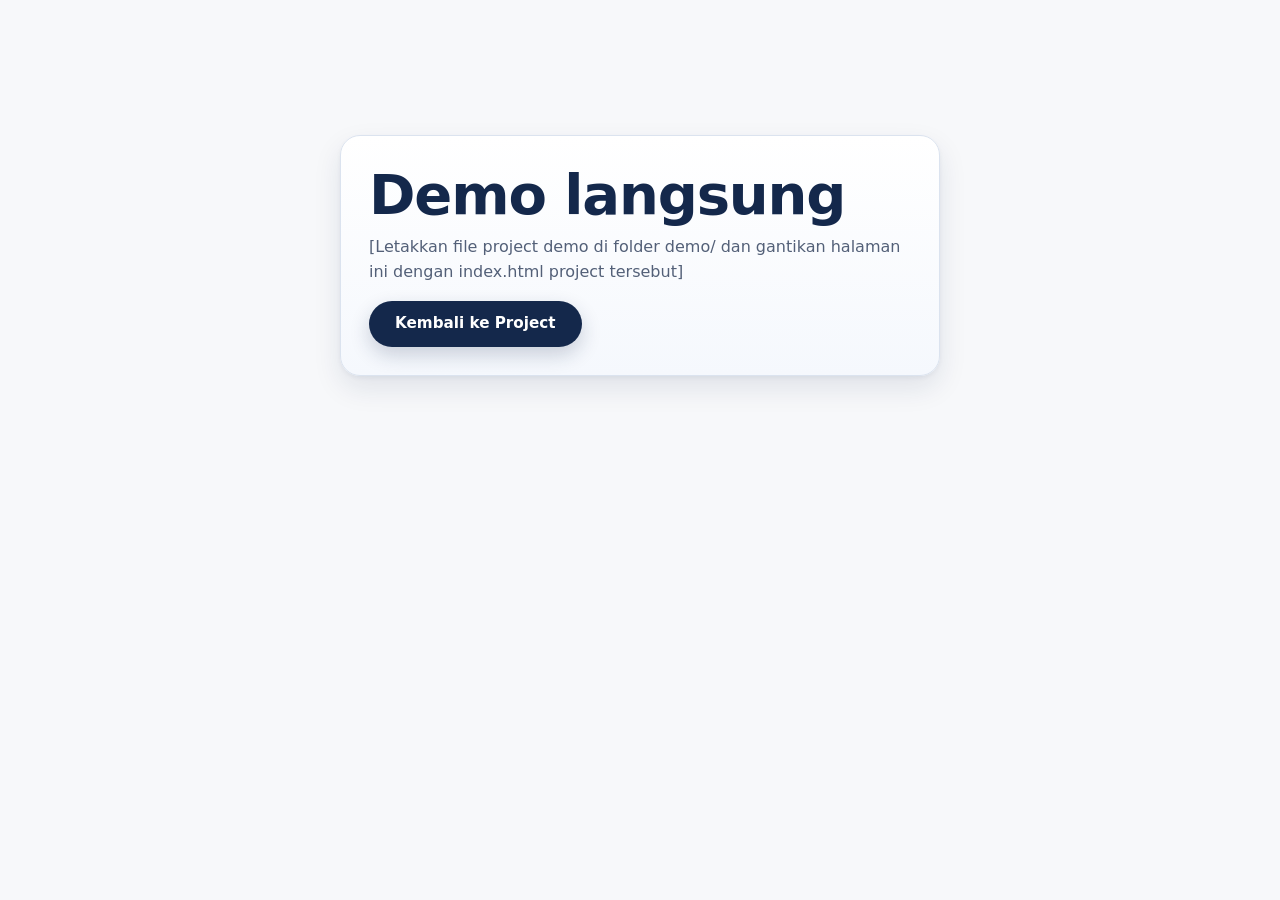
<file: demo/index.html>
<!DOCTYPE html>
<html lang="id">
  <head>
    <meta charset="utf-8"/>
    <meta content="width=device-width, initial-scale=1" name="viewport"/>
    <title>Demo langsung | Brilliant</title>
    <link href="../assets/images/logo.png" rel="icon" type="image/png"/>
    <link href="../css/base.css" rel="stylesheet"/>
    <link href="../css/layout.css" rel="stylesheet"/>
    <link href="../css/components.css" rel="stylesheet"/>
  </head>
  <body>
    <main class="content" style="max-width:640px;margin:15vh auto;padding:0 20px">
      <div class="card">
        <h1>Demo langsung</h1>
        <p><span class="todo">[Letakkan file project demo di folder demo/ dan gantikan halaman ini dengan index.html project tersebut]</span></p>
        <a class="btn btn--secondary" href="../project.html#project-demo">Kembali ke Project</a>
      </div>
    </main>
  </body>
</html>
</file>
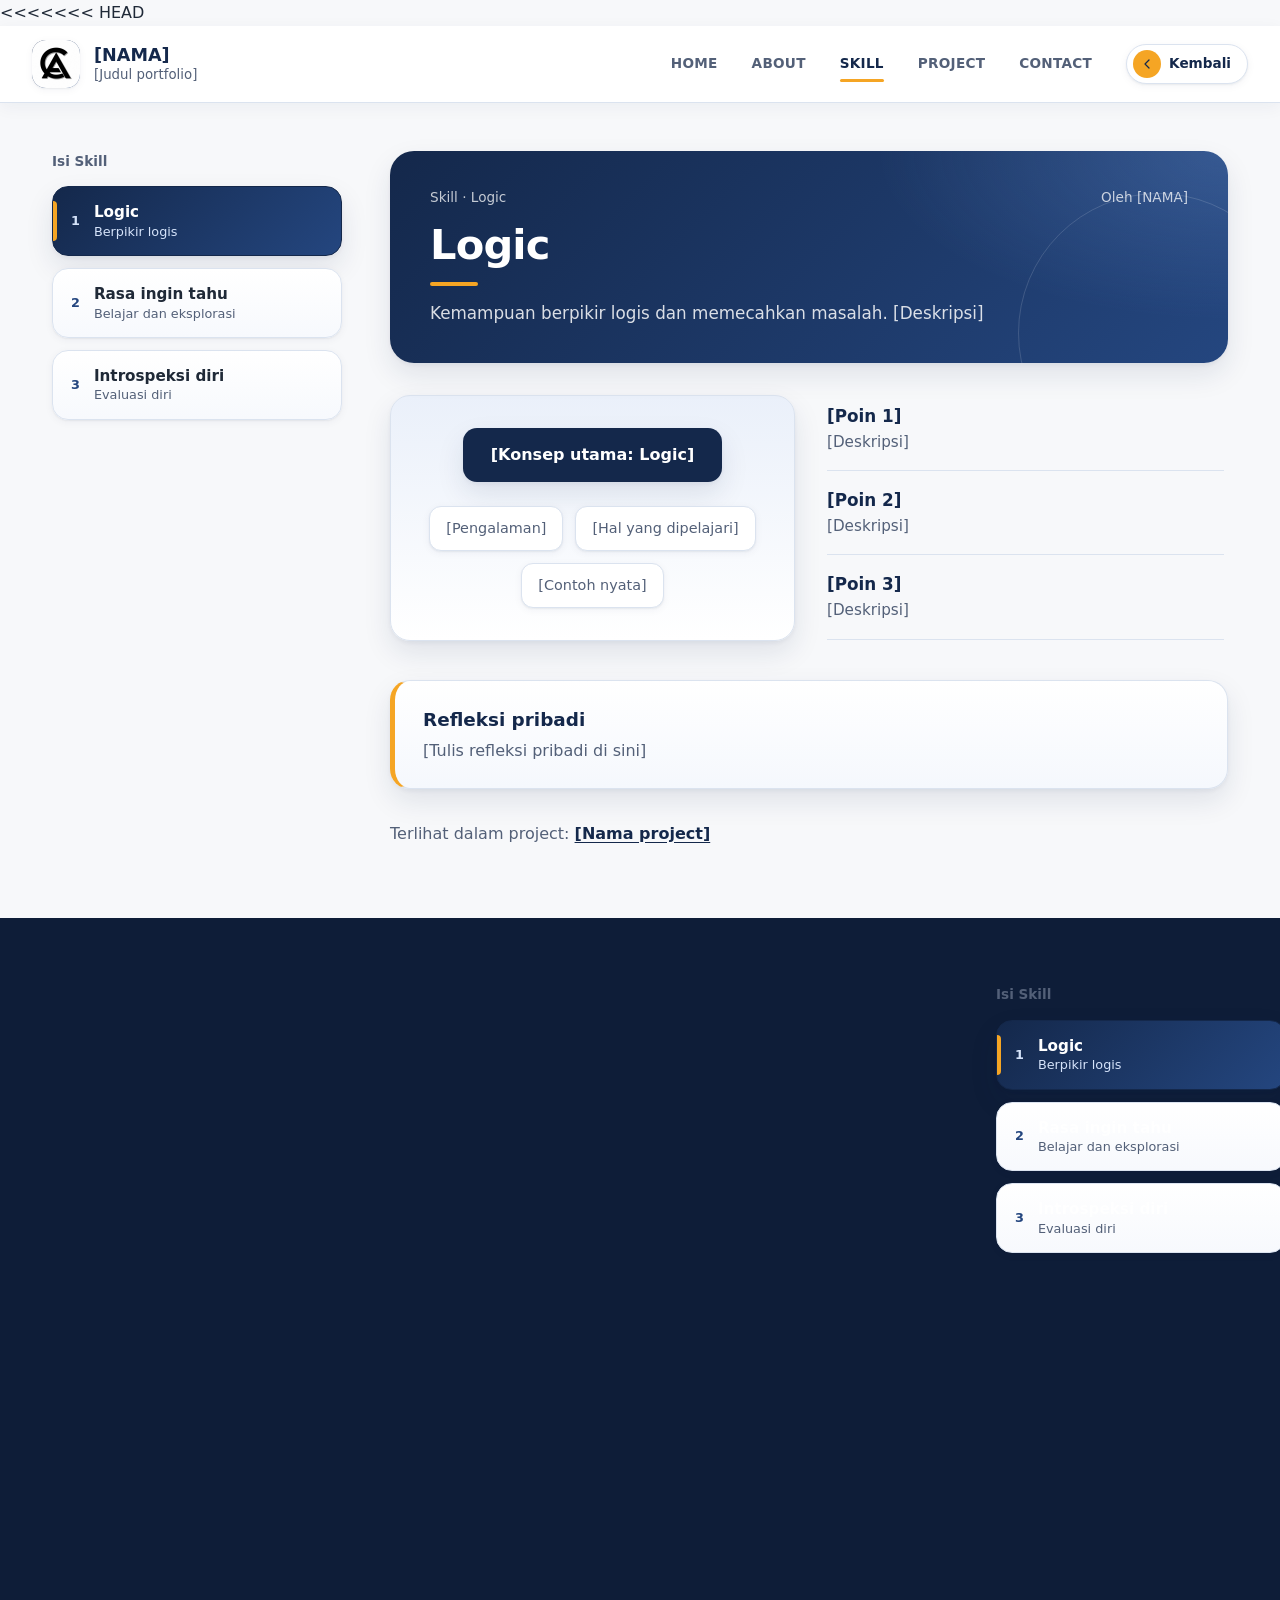
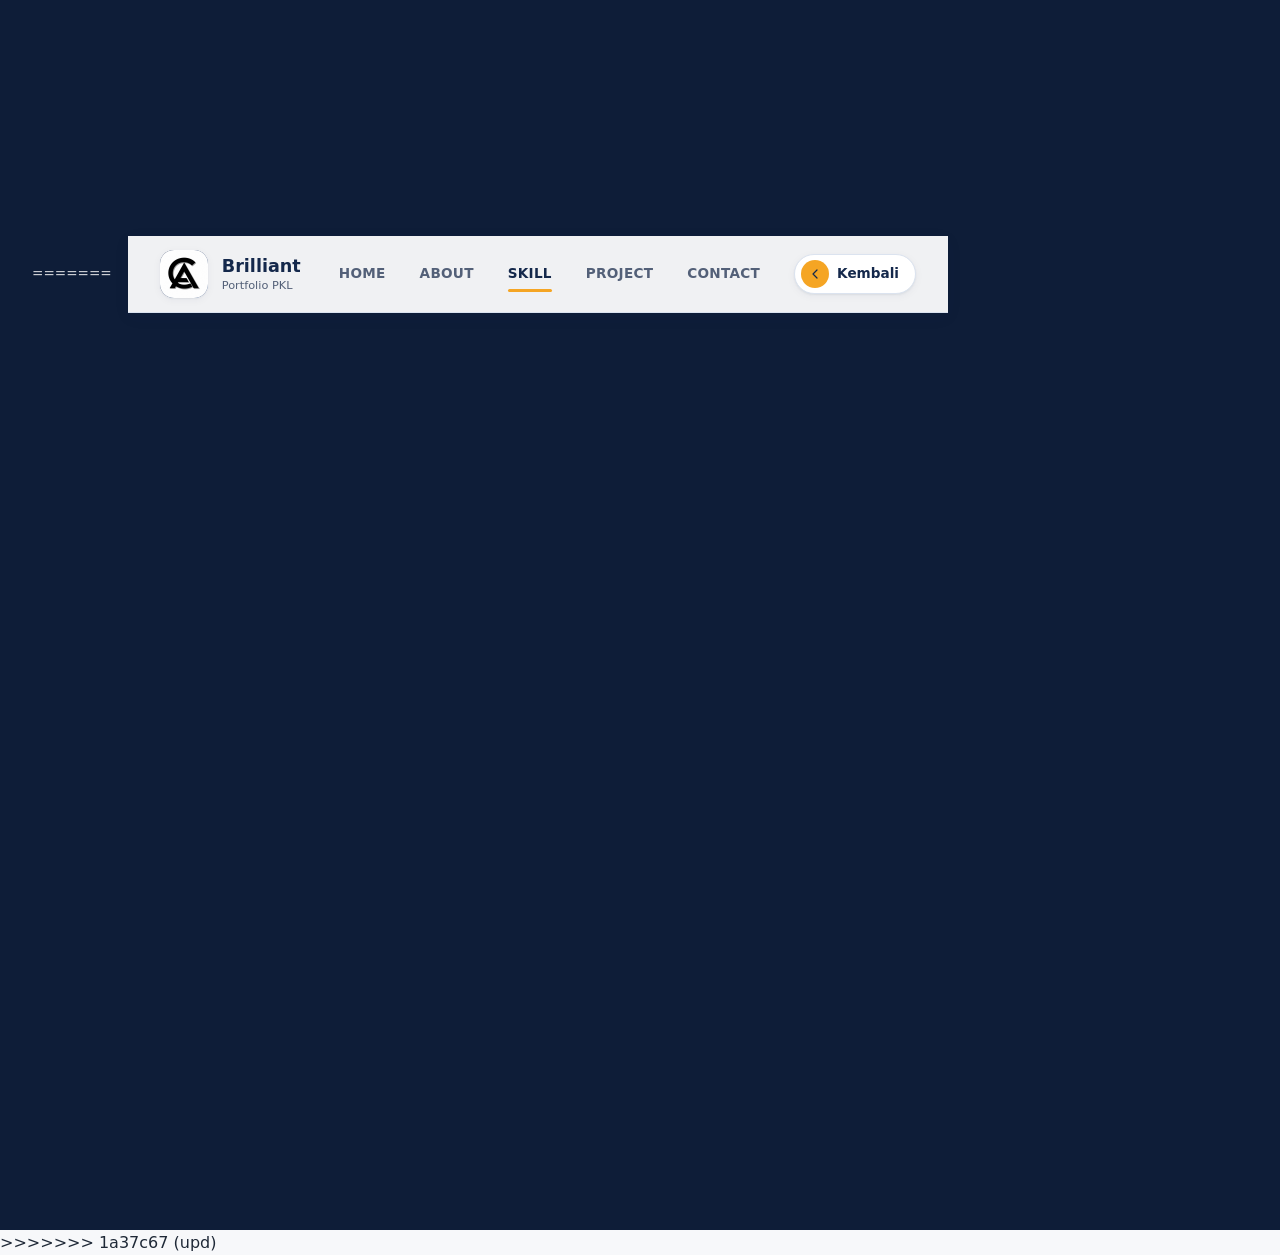
<file: skill.html>
<!DOCTYPE html>

<html lang="id">
<<<<<<< HEAD
  <head>
    <meta charset="utf-8"/>
    <meta content="width=device-width, initial-scale=1" name="viewport"/>
    <title>
      Skill | [NAMA]
    </title>
    <meta content="[Deskripsi singkat halaman ini untuk Google, maksimal 160 karakter]" name="description"/>
    <meta content="#14284b" name="theme-color"/>
    <meta content="website" property="og:type"/>
    <meta content="[NAMA] | Portfolio" property="og:title"/>
    <meta content="[Deskripsi singkat]" property="og:description"/>
    <link href="assets/images/favicon.svg" rel="icon" type="image/svg+xml"/>
    <link href="css/base.css" rel="stylesheet"/>
    <link href="css/layout.css" rel="stylesheet"/>
    <link href="css/components.css" rel="stylesheet"/>
    <link href="css/responsive.css" rel="stylesheet"/>
    <script defer="" src="js/script.js">
    </script>
  </head>
  <body>
    <a class="skip-link" href="#konten">
      Lewati ke konten
    </a>
    <!-- Kumpulan ikon (jangan diubah) -->
<svg width="0" height="0" style="position:absolute" aria-hidden="true" focusable="false"><defs><symbol id="i-arrow" viewBox="0 0 24 24"><path d="M5 12h14M13 6l6 6-6 6"/></symbol><symbol id="i-menu" viewBox="0 0 24 24"><path d="M4 7h16M4 12h16M4 17h16"/></symbol><symbol id="i-back" viewBox="0 0 24 24"><path d="M15 6l-6 6 6 6"/></symbol><symbol id="i-external" viewBox="0 0 24 24"><path d="M14 4h6v6M20 4l-9 9M18 14v5a1 1 0 01-1 1H5a1 1 0 01-1-1V7a1 1 0 011-1h5"/></symbol><symbol id="i-image" viewBox="0 0 24 24"><rect x="3" y="4" width="18" height="16" rx="2"/><circle cx="9" cy="10" r="2"/><path d="M21 16l-5-5-8 8"/></symbol></defs></svg>
    <header class="site-header">
      <a class="brand" href="index.html">
        <span class="brand-logo">
          <span class="logo-text">
            LOGO
          </span>
          <img alt="" height="96" src="assets/images/logo.png" width="96"/>
        </span>
        <span class="brand-text">
          <strong>
            [NAMA]
          </strong>
          <small>
            [Judul portfolio]
          </small>
        </span>
      </a>
      <div class="header-right">
        <button aria-controls="main-nav" aria-expanded="false" class="menu-toggle" type="button">
          <svg aria-hidden="true" class="i">
            <use href="#i-menu">
            </use>
          </svg>
          Menu
        </button>
        <nav aria-label="Navigasi utama" class="main-nav" id="main-nav">
          <ul>
            <li>
              <a href="index.html#home">
                HOME
              </a>
            </li>
            <li>
              <a href="index.html#about">
                ABOUT
              </a>
            </li>
            <li>
              <a aria-current="true" href="index.html#skill">
                SKILL
              </a>
            </li>
            <li>
              <a href="index.html#project">
                PROJECT
              </a>
            </li>
            <li>
              <a href="index.html#contact">
                CONTACT
              </a>
            </li>
          </ul>
        </nav>
        <a class="back-link btn btn--back" href="index.html#skill">
          <span class="btn__circle">
            <svg aria-hidden="true" class="i">
              <use href="#i-back">
              </use>
            </svg>
          </span>
          <span class="btn__label">
            Kembali
          </span>
        </a>
      </div>
    </header>
    <div class="layout">
      <aside class="sidebar">
        <nav aria-label="Isi Skill">
          <p class="sidebar-title">
            Isi Skill
          </p>
          <ul class="side-list">
            <li>
              <a aria-current="page" class="side-item is-active" href="#skill-1">
                <span class="side-num">
                  1
                </span>
                <span class="side-text">
                  <strong>
                    Logic
                  </strong>
                  <small>
                    Berpikir logis
                  </small>
                </span>
              </a>
            </li>
            <li>
              <a class="side-item" href="#skill-2">
                <span class="side-num">
                  2
                </span>
                <span class="side-text">
                  <strong>
                    Rasa ingin tahu
                  </strong>
                  <small>
                    Belajar dan eksplorasi
                  </small>
                </span>
              </a>
            </li>
            <li>
              <a class="side-item" href="#skill-3">
                <span class="side-num">
                  3
                </span>
                <span class="side-text">
                  <strong>
                    Introspeksi diri
                  </strong>
                  <small>
                    Evaluasi diri
                  </small>
                </span>
              </a>
            </li>
          </ul>
        </nav>
      </aside>
      <main class="content" id="konten">
        <article class="panel" id="skill-1">
          <header class="panel-head">
            <div class="content-top">
              <p class="breadcrumb">
                Skill · Logic
              </p>
              <p class="author">
                Oleh [NAMA]
              </p>
            </div>
            <h1>
              Logic
            </h1>
            <p class="lead">
              Kemampuan berpikir logis dan memecahkan masalah. [Deskripsi]
            </p>
          </header>
          <section class="two-column">
            <div aria-label="Peta konsep" class="concept-map">
              <p class="concept-main">
                [Konsep utama: Logic]
              </p>
              <ul class="concept-sub">
                <li>
                  [Pengalaman]
                </li>
                <li>
                  [Hal yang dipelajari]
                </li>
                <li>
                  [Contoh nyata]
                </li>
              </ul>
            </div>
            <ul class="point-list">
              <li>
                <h3>
                  [Poin 1]
                </h3>
                <p>
                  [Deskripsi]
                </p>
              </li>
              <li>
                <h3>
                  [Poin 2]
                </h3>
                <p>
                  [Deskripsi]
                </p>
              </li>
              <li>
                <h3>
                  [Poin 3]
                </h3>
                <p>
                  [Deskripsi]
                </p>
              </li>
            </ul>
          </section>
          <section class="note-box">
            <h2>
              Refleksi pribadi
            </h2>
            <p>
              [Tulis refleksi pribadi di sini]
            </p>
          </section>
          <p class="skill-proof">
            Terlihat dalam project:
            <a href="project.html">
              [Nama project]
            </a>
          </p>
        </article>
        <article class="panel" hidden="" id="skill-2">
          <header class="panel-head">
            <div class="content-top">
              <p class="breadcrumb">
                Skill · Rasa ingin tahu
              </p>
              <p class="author">
                Oleh [NAMA]
              </p>
            </div>
            <h1>
              Rasa ingin tahu
            </h1>
            <p class="lead">
              Keinginan mempelajari sesuatu, eksplorasi, dan proses belajar. [Deskripsi]
            </p>
          </header>
          <section class="two-column">
            <div aria-label="Peta konsep" class="concept-map">
              <p class="concept-main">
                [Konsep utama: Rasa ingin tahu]
              </p>
              <ul class="concept-sub">
                <li>
                  [Pengalaman]
                </li>
                <li>
                  [Hal yang sedang dipelajari]
                </li>
                <li>
                  [Contoh nyata]
                </li>
              </ul>
            </div>
            <ul class="point-list">
              <li>
                <h3>
                  [Poin 1]
                </h3>
                <p>
                  [Deskripsi]
                </p>
              </li>
              <li>
                <h3>
                  [Poin 2]
                </h3>
                <p>
                  [Deskripsi]
                </p>
              </li>
              <li>
                <h3>
                  [Poin 3]
                </h3>
                <p>
                  [Deskripsi]
                </p>
              </li>
            </ul>
          </section>
          <section class="note-box">
            <h2>
              Refleksi pribadi
            </h2>
            <p>
              [Tulis refleksi pribadi di sini]
            </p>
          </section>
          <p class="skill-proof">
            Terlihat dalam project:
            <a href="project.html">
              [Nama project]
            </a>
          </p>
        </article>
        <article class="panel" hidden="" id="skill-3">
          <header class="panel-head">
            <div class="content-top">
              <p class="breadcrumb">
                Skill · Introspeksi diri
              </p>
              <p class="author">
                Oleh [NAMA]
              </p>
            </div>
            <h1>
              Introspeksi diri
            </h1>
            <p class="lead">
              Melihat kembali diri, mengevaluasi perkembangan, memahami kelebihan dan kekurangan. [Deskripsi]
            </p>
          </header>
          <section class="two-column">
            <div aria-label="Peta konsep" class="concept-map">
              <p class="concept-main">
                [Konsep utama: Introspeksi diri]
              </p>
              <ul class="concept-sub">
                <li>
                  [Pengalaman]
                </li>
                <li>
                  [Hal yang dievaluasi]
                </li>
                <li>
                  [Contoh nyata]
                </li>
              </ul>
            </div>
            <ul class="point-list">
              <li>
                <h3>
                  [Poin 1]
                </h3>
                <p>
                  [Deskripsi]
                </p>
              </li>
              <li>
                <h3>
                  [Poin 2]
                </h3>
                <p>
                  [Deskripsi]
                </p>
              </li>
              <li>
                <h3>
                  [Poin 3]
                </h3>
                <p>
                  [Deskripsi]
                </p>
              </li>
            </ul>
          </section>
          <section class="note-box">
            <h2>
              Refleksi pribadi
            </h2>
            <p>
              [Tulis refleksi pribadi di sini]
            </p>
          </section>
          <p class="skill-proof">
            Terlihat dalam project:
            <a href="project.html">
              [Nama project]
            </a>
          </p>
        </article>
      </main>
    </div>
    <footer class="site-footer">
      <p class="footer-note">
=======
<head>
<meta charset="utf-8"/>
<meta content="width=device-width, initial-scale=1" name="viewport"/>
<title>Skill | Brilliant</title>
<meta content="Tiga kelebihan Brilliant: logic, rasa ingin tahu, dan introspeksi diri, lengkap dengan contoh nyata dari PKL dan project." name="description"/>
<meta content="#14284b" name="theme-color"/>
<meta content="website" property="og:type"/>
<meta content="Skill | Brilliant" property="og:title"/>
<meta content="Tiga kelebihan Brilliant: logic, rasa ingin tahu, dan introspeksi diri, lengkap dengan contoh nyata dari PKL dan project." property="og:description"/>
<link href="assets/images/logo.png" rel="icon" type="image/png"/>
<link href="css/base.css" rel="stylesheet"/>
<link href="css/layout.css" rel="stylesheet"/>
<link href="css/components.css" rel="stylesheet"/>
<link href="css/responsive.css" rel="stylesheet"/>
<script defer="" src="js/script.js">
</script>
</head>
<body>
<a class="skip-link" href="#konten">
      Lewati ke konten
    </a>
<!-- Kumpulan ikon (jangan diubah) -->
<svg aria-hidden="true" focusable="false" height="0" style="position:absolute" width="0"><defs><symbol id="i-arrow" viewbox="0 0 24 24"><path d="M5 12h14M13 6l6 6-6 6"></path></symbol><symbol id="i-menu" viewbox="0 0 24 24"><path d="M4 7h16M4 12h16M4 17h16"></path></symbol><symbol id="i-back" viewbox="0 0 24 24"><path d="M15 6l-6 6 6 6"></path></symbol><symbol id="i-external" viewbox="0 0 24 24"><path d="M14 4h6v6M20 4l-9 9M18 14v5a1 1 0 01-1 1H5a1 1 0 01-1-1V7a1 1 0 011-1h5"></path></symbol><symbol id="i-image" viewbox="0 0 24 24"><rect height="16" rx="2" width="18" x="3" y="4"></rect><circle cx="9" cy="10" r="2"></circle><path d="M21 16l-5-5-8 8"></path></symbol></defs></svg>
<header class="site-header">
<a class="brand" href="index.html">
<span class="brand-logo">
<span class="logo-text">
            LOGO
          </span>
<img alt="" height="96" src="assets/images/logo.png" width="96"/>
</span>
<span class="brand-text">
<strong>
            Brilliant
          </strong>
<small>
            Portfolio PKL
          </small>
</span>
</a>
<div class="header-right">
<button aria-controls="main-nav" aria-expanded="false" class="menu-toggle" type="button">
<svg aria-hidden="true" class="i">
<use href="#i-menu">
</use>
</svg>
          Menu
        </button>
<nav aria-label="Navigasi utama" class="main-nav" id="main-nav">
<ul>
<li>
<a href="index.html#home">
                HOME
              </a>
</li>
<li>
<a href="index.html#about">
                ABOUT
              </a>
</li>
<li>
<a aria-current="true" href="index.html#skill">
                SKILL
              </a>
</li>
<li>
<a href="index.html#project">
                PROJECT
              </a>
</li>
<li>
<a href="index.html#contact">
                CONTACT
              </a>
</li>
</ul>
</nav>
<a class="back-link btn btn--back" href="index.html#skill">
<span class="btn__circle">
<svg aria-hidden="true" class="i">
<use href="#i-back">
</use>
</svg>
</span>
<span class="btn__label">
            Kembali
          </span>
</a>
</div>
</header>
<div class="layout">
<aside class="sidebar">
<nav aria-label="Isi Skill">
<p class="sidebar-title">
            Isi Skill
          </p>
<ul class="side-list">
<li>
<a aria-current="page" class="side-item is-active" href="#skill-1">
<span class="side-num">
                  1
                </span>
<span class="side-text">
<strong>
                    Logic
                  </strong>
<small>
                    Berpikir logis
                  </small>
</span>
</a>
</li>
<li>
<a class="side-item" href="#skill-2">
<span class="side-num">
                  2
                </span>
<span class="side-text">
<strong>
                    Rasa ingin tahu
                  </strong>
<small>
                    Belajar dan eksplorasi
                  </small>
</span>
</a>
</li>
<li>
<a class="side-item" href="#skill-3">
<span class="side-num">
                  3
                </span>
<span class="side-text">
<strong>
                    Introspeksi diri
                  </strong>
<small>
                    Evaluasi diri
                  </small>
</span>
</a>
</li>
</ul>
</nav>
</aside>
<main class="content" id="konten">
<article class="panel" id="skill-1">
<header class="panel-head">
<div class="content-top">
<p class="breadcrumb">
                Skill · Logic
              </p>
<p class="author">
                Oleh Brilliant
              </p>
</div>
<h1>
              Logic
            </h1>
<p class="lead">Kemampuan berpikir logis dan memecahkan masalah.</p>
</header>
<section class="two-column">
<div aria-label="Peta konsep" class="concept-map">
<p class="concept-main">Logic</p>
<ul class="concept-sub">
<li>Pengalaman: tugas PKL dan project mandiri</li>
<li>Dipelajari: konsep JavaScript dan perhitungan</li>
<li>Contoh nyata: memperbaiki prompt gambar produk</li>
</ul>
</div>
<ul class="point-list">
<li>
<h3>Menganalisis masalah</h3>
<p>Saat hasil gambar produk tidak sesuai dengan gambar asli, saya menganalisis prompt dan memperbaikinya sampai hasilnya sesuai.</p>
</li>
<li>
<h3>Mencari jalan lain</h3>
<p>Jika gambar produk tidak ditemukan di internet, saya mencarinya lewat kode barang pada katalog dan database perusahaan.</p>
</li>
<li>
<h3>Belajar konsep dan perhitungan</h3>
<p>Lewat Gold Clicker, saya mulai belajar konsep JavaScript dan perhitungan di dalam game.</p>
</li>
</ul>
</section>
<section class="note-box">
<h2>
              Refleksi pribadi
            </h2>
<p><span class="todo">[Refleksi pribadi — menunggu dari Brilliant]</span></p>
</section>
<p class="skill-proof">
            Terlihat dalam project:
            <a href="project.html#project-4">Gold Clicker</a>
</p>
</article>
<article class="panel" hidden="" id="skill-2">
<header class="panel-head">
<div class="content-top">
<p class="breadcrumb">
                Skill · Rasa ingin tahu
              </p>
<p class="author">
                Oleh Brilliant
              </p>
</div>
<h1>
              Rasa ingin tahu
            </h1>
<p class="lead">Keinginan mempelajari sesuatu, eksplorasi, dan proses belajar.</p>
</header>
<section class="two-column">
<div aria-label="Peta konsep" class="concept-map">
<p class="concept-main">Rasa ingin tahu</p>
<ul class="concept-sub">
<li>Pengalaman: menggali informasi di waktu luang</li>
<li>Sedang dipelajari: membuat buku dan membuat lagu</li>
<li>Contoh nyata: Cosmic Sandbox dan Calyan Web</li>
</ul>
</div>
<ul class="point-list">
<li>
<h3>Tidak tenang jika tidak menggali</h3>
<p>Saat ada waktu luang, rasanya hampa jika saya tidak menggali informasi, bahkan tentang hal yang mungkin tampak kurang penting. Walaupun jurusan saya RPL, tiba-tiba saya ingin membuat buku atau membuat lagu.</p>
</li>
<li>
<h3>Menghadapi rintangan</h3>
<p>Dalam proses itu saya sering menemui kesulitan: tidak tahu cara memulai, cara menginstal aplikasi, cara mengubah suara, atau fungsi sebuah fitur.</p>
</li>
<li>
<h3>Terlihat di project</h3>
<p>Cosmic Sandbox saya buat untuk memahami konsep luar angkasa, dan Calyan Web untuk mempelajari komposisi website seperti teknik 60-30-10.</p>
</li>
</ul>
</section>
<section class="note-box">
<h2>
              Refleksi pribadi
            </h2>
<p><span class="todo">[Refleksi pribadi — menunggu dari Brilliant]</span></p>
</section>
<p class="skill-proof">
            Terlihat dalam project:
            <a href="project.html#project-3">Cosmic Sandbox</a>
</p>
</article>
<article class="panel" hidden="" id="skill-3">
<header class="panel-head">
<div class="content-top">
<p class="breadcrumb">
                Skill · Introspeksi diri
              </p>
<p class="author">
                Oleh Brilliant
              </p>
</div>
<h1>
              Introspeksi diri
            </h1>
<p class="lead">Melihat kembali diri, mengevaluasi perkembangan, memahami kelebihan dan kekurangan.</p>
</header>
<section class="two-column">
<div aria-label="Peta konsep" class="concept-map">
<p class="concept-main">Introspeksi diri</p>
<ul class="concept-sub">
<li>Pengalaman: mencatat dan menulis evaluasi diri</li>
<li>Dievaluasi: sifat egois, malas, membandingkan diri</li>
<li>Contoh nyata: doomscrolling setelah membuka aplikasi</li>
</ul>
</div>
<ul class="point-list">
<li>
<h3>Mencatat evaluasi</h3>
<p>Di malam atau siang hari, saya mencatat dan menulis hal-hal pada diri saya yang perlu diperbaiki.</p>
</li>
<li>
<h3>Kebiasaan yang ingin saya perbaiki</h3>
<p>Saya menyadari masih ada sifat egois, dan kadang bermalas-malasan setelah sekali membuka aplikasi hingga terjebak doomscrolling.</p>
</li>
<li>
<h3>Membandingkan diri dengan orang lain</h3>
<p>Saya masih terlalu sering membandingkan diri dengan orang lain. Saya menyadari kebiasaan ini dapat memunculkan rasa iri dan dorongan berbuat curang.</p>
</li>
</ul>
</section>
<section class="note-box">
<h2>
              Refleksi pribadi
            </h2>
<p><span class="todo">[Refleksi pribadi — menunggu dari Brilliant]</span></p>
</section>

</article>
</main>
</div>
<footer class="site-footer">
<p class="footer-note">
<<<<<<< HEAD
>>>>>>> 1a37c67 (upd)
=======
>>>>>>> 6e3d915 (melanjutkan pengisian.)
        ©
        <span data-year="">
          2026
        </span>
<<<<<<< HEAD
<<<<<<< HEAD
        [NAMA] · [Teks kecil footer]
      </p>
      <div aria-label="Halaman 1 dari 3" class="page-indicator" role="img">
        <span class="dots">
          <span class="dot is-active">
          </span>
          <span class="dot">
          </span>
          <span class="dot">
          </span>
        </span>
        <span class="count">
          01 / 03
        </span>
      </div>
    </footer>
  </body>
=======
=======
>>>>>>> 6e3d915 (melanjutkan pengisian.)
        Brilliant · Portfolio Praktik Kerja Lapangan · SMK TI Bali Global Denpasar
      </p>
<div aria-label="Halaman 1 dari 3" class="page-indicator" role="img">
<span class="dots">
<span class="dot is-active">
</span>
<span class="dot">
</span>
<span class="dot">
</span>
</span>
<span class="count">
          01 / 03
        </span>
</div>
</footer>
</body>
>>>>>>> 1a37c67 (upd)
</html>
</file>
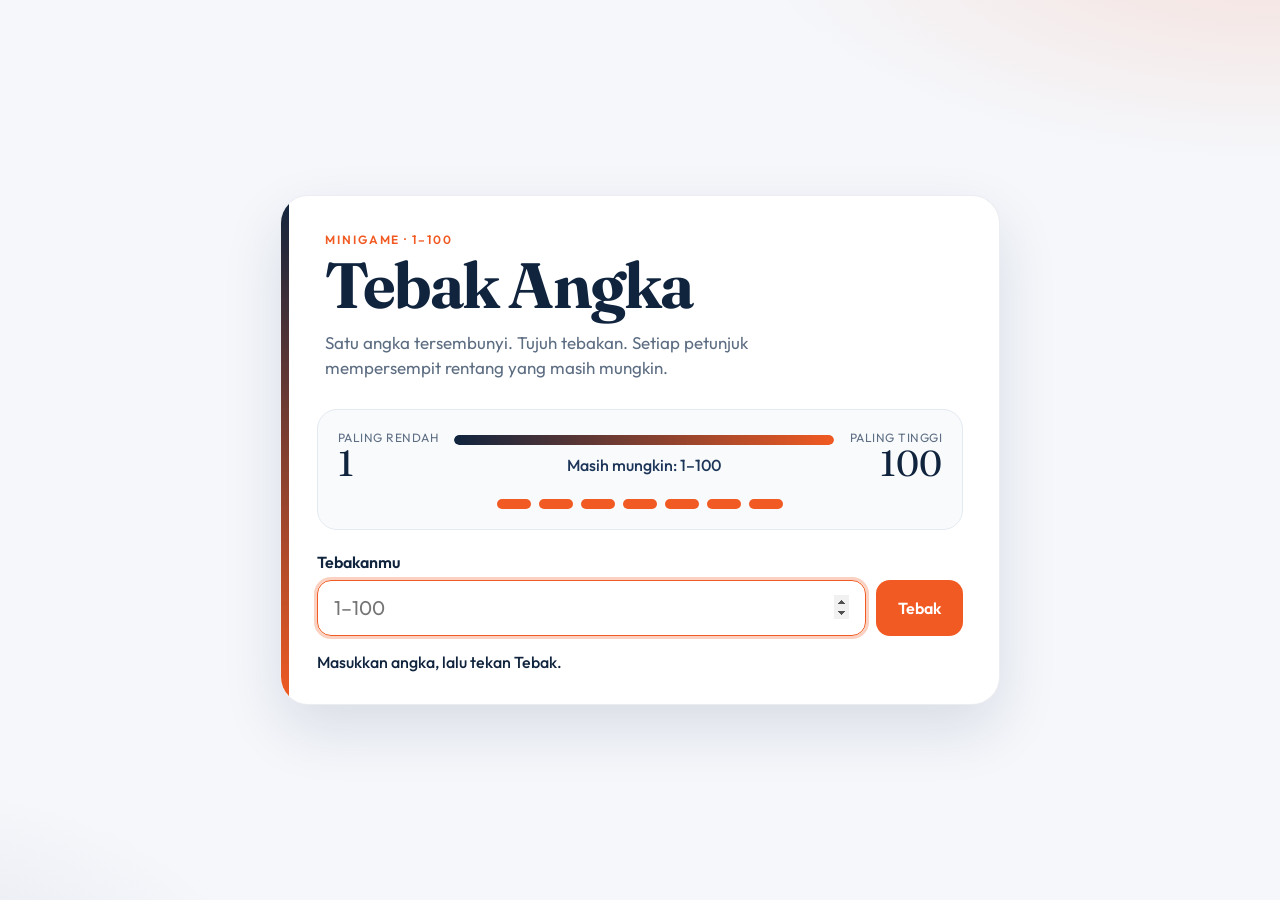
<file: minigame/ngegameyuk.html>
<!DOCTYPE html>
<html lang="id">
  <head>
    <meta charset="UTF-8" />
    <meta name="viewport" content="width=device-width, initial-scale=1" />
    <title>Tebak Angka</title>
    <link rel="preconnect" href="https://fonts.googleapis.com" />
    <link rel="preconnect" href="https://fonts.gstatic.com" crossorigin />
    <link
      href="https://fonts.googleapis.com/css2?family=Fraunces:opsz,wght@9..144,560;9..144,680&family=Outfit:wght@400;500;600&display=swap"
      rel="stylesheet"
    />
    <link rel="stylesheet" href="ngegameyuk.css" />
  </head>
  <body>
    <main class="stage">
      <section class="card" aria-labelledby="title">
        <header class="mast">
          <p class="eyebrow">Minigame · 1–100</p>
          <h1 id="title">Tebak Angka</h1>
          <p class="lede">
            Satu angka tersembunyi. Tujuh tebakan. Setiap petunjuk mempersempit
            rentang yang masih mungkin.
          </p>
        </header>

        <div class="board">
          <div class="range" aria-live="polite">
            <div class="bound">
              <span class="bound-label">Paling rendah</span>
              <span class="bound-value" id="low-bound">1</span>
            </div>
            <div class="track-wrap">
              <div class="track" aria-hidden="true">
                <div class="track-fill" id="track-fill"></div>
              </div>
              <p class="range-caption" id="range-caption">Masih mungkin: 1–100</p>
            </div>
            <div class="bound bound-end">
              <span class="bound-label">Paling tinggi</span>
              <span class="bound-value" id="high-bound">100</span>
            </div>
          </div>

          <div class="lives" id="lives" aria-label="Kesempatan tersisa"></div>
        </div>

        <form class="guess-form" id="guess-form">
          <label for="guess">Tebakanmu</label>
          <div class="input-row">
            <input
              id="guess"
              name="guess"
              type="number"
              inputmode="numeric"
              min="1"
              max="100"
              step="1"
              placeholder="1–100"
              autocomplete="off"
              required
            />
            <button class="primary" type="submit" id="submit">Tebak</button>
          </div>
        </form>

        <p class="feedback" id="feedback" role="status" aria-live="polite">
          Masukkan angka, lalu tekan Tebak.
        </p>

        <ol class="history" id="history" aria-label="Riwayat tebakan"></ol>

        <div class="result" id="result" hidden>
          <p class="result-kicker" id="result-kicker"></p>
          <p class="result-number" id="result-number"></p>
          <p class="result-copy" id="result-copy"></p>
          <button class="primary" type="button" id="restart">Main lagi</button>
        </div>
      </section>
    </main>
    <script src="ngegameyuk.js"></script>
  </body>
</html>
</file>
<file: css/base.css>
/* base.css - warna (60-30-10), font, ukuran teks, reset. Ubah tema di :root. */
:root {
  /* 60% netral terang */
  --white: #ffffff;
  --bg: #f7f8fa;
  --surface: #ffffff;
  --tint: #eaf0fa;
  --line: #dbe3ef;
  /* 30% navy */
  --navy: #14284b;
  --navy-soft: #24467f;
  --navy-deep: #0e1d38;
  /* 10% aksen (tombol utama, penanda aktif, badge) */
  --accent: #f5a524;
  --accent-soft: #fdf0d9;
  --accent-dark: #c27c0a;
  /* teks */
  --ink: #1f2937;
  --muted: #536078;
  /* status project (khusus penanda) */
  --green: #1e9e5a;
  --status-no: #7a8699;

  --blue: var(--navy-soft);
  --radius: 16px;
  --gutter: 32px;                       /* jarak pinggir layar kiri-kanan */
  --shadow-sm: 0 1px 2px rgba(20, 40, 75, 0.06), 0 2px 8px rgba(20, 40, 75, 0.05);
  --shadow: 0 2px 4px rgba(20, 40, 75, 0.05), 0 12px 28px rgba(20, 40, 75, 0.1);
  --shadow-lg: 0 4px 8px rgba(20, 40, 75, 0.06), 0 24px 48px rgba(20, 40, 75, 0.16);
  --font: "Segoe UI", system-ui, -apple-system, Roboto, Arial, sans-serif;
}

*, *::before, *::after { box-sizing: border-box; }
html { scroll-behavior: smooth; scroll-padding-top: 76px; }
@media (prefers-reduced-motion: reduce) {
  html { scroll-behavior: auto; }
  * { transition: none !important; }
}
body {
  margin: 0; min-height: 100vh; display: flex; flex-direction: column;
  background: var(--bg);
  color: var(--ink); font-family: var(--font); font-size: 1rem; line-height: 1.6;
}
h1, h2, h3, p, ul, ol { margin: 0; }
ul, ol { padding: 0; list-style: none; }
a { color: inherit; text-decoration: none; }
button { font: inherit; cursor: pointer; }
[hidden] { display: none !important; }

h1 { font-size: clamp(2.25rem, 5vw, 3.5rem); line-height: 1.1; letter-spacing: -0.02em; color: var(--navy); text-wrap: balance; }
h2 { font-size: 1.15rem; color: var(--navy); }
h3 { font-size: 1.05rem; color: var(--navy); }

:focus-visible { outline: 3px solid var(--navy-soft); outline-offset: 3px; }
.section--navy :focus-visible, .panel-head :focus-visible { outline-color: var(--accent); }

.visually-hidden {
  position: absolute; width: 1px; height: 1px; overflow: hidden;
  clip: rect(0 0 0 0); white-space: nowrap;
}
</file>
<file: css/layout.css>
/* layout.css - kerangka halaman: header, sidebar + konten, bagian scroll, footer. */
.site-header {
  position: sticky; top: 0; z-index: 20;
  display: flex; align-items: center; justify-content: space-between; gap: 24px;
  padding: 14px var(--gutter);
  background: rgba(255, 255, 255, 0.94); backdrop-filter: blur(8px);
  border-bottom: 1px solid var(--line);
  box-shadow: 0 4px 16px rgba(20, 40, 75, 0.05);
}
.header-right { display: flex; align-items: center; gap: 20px; }

/* ----- halaman detail (about, skill, project) ----- */
.layout {
  flex: 1; display: grid; grid-template-columns: 290px minmax(0, 1fr); gap: 48px;
  width: 100%; max-width: 1240px; margin: 0 auto; padding: 48px var(--gutter) 72px;
}
.sidebar { align-self: start; position: sticky; top: 100px; }
.content { display: flex; flex-direction: column; gap: 32px; min-width: 0; }
.panel { display: flex; flex-direction: column; gap: 32px; }

/* ----- halaman utama (index.html): bagian yang di-scroll ----- */
.sections { flex: 1; }
.section {
  position: relative; overflow: hidden; display: flex; align-items: center;
  min-height: calc(100vh - 76px); min-height: calc(100svh - 76px); padding: 96px var(--gutter); background: var(--white);
}
.section--soft { background: linear-gradient(180deg, var(--bg), #eaf0fa); }
.section--navy {
  background:
    radial-gradient(700px 360px at 88% 0%, rgba(120, 165, 235, 0.22), transparent 70%),
    linear-gradient(135deg, var(--navy) 0%, var(--navy-soft) 100%);
  color: #fff;
}
.section--navy::before, .section--navy::after {
  content: ""; position: absolute; border-radius: 50%; pointer-events: none;
  border: 1px solid rgba(255, 255, 255, 0.12);
}
.section--navy::before { width: 460px; height: 460px; right: -140px; top: -160px; }
.section--navy::after { width: 260px; height: 260px; left: -90px; bottom: -110px; }
.section-inner {
  position: relative; z-index: 1; display: flex; flex-direction: column; gap: 40px;
  width: 100%; max-width: 1100px; margin: 0 auto;
}
.section-head { display: flex; flex-direction: column; gap: 12px; }

.hero-grid { display: grid; grid-template-columns: minmax(0, 7fr) minmax(0, 5fr); gap: 64px; align-items: center; }
.hero-text, .about-text { display: flex; flex-direction: column; align-items: flex-start; gap: 20px; }
.about-grid { display: grid; grid-template-columns: minmax(0, 5fr) minmax(0, 6fr); gap: 72px; align-items: center; }
.button-row { display: flex; flex-wrap: wrap; align-items: center; gap: 12px 20px; margin-top: 8px; }
.contact-grid { display: grid; grid-template-columns: repeat(auto-fit, minmax(280px, 1fr)); gap: 20px; }

.site-footer {
  display: flex; align-items: center; justify-content: space-between; gap: 16px;
  padding: 18px var(--gutter); background: var(--navy-deep);
  color: rgba(255, 255, 255, 0.78); font-size: 0.85rem;
}
</file>
<file: css/components.css>
/* components.css - bagian kecil yang dipakai berulang: nav, tombol, kartu, dll. */

/* ---------- Header ---------- */
.brand { display: flex; align-items: center; gap: 14px; }
.brand-logo {
  display: grid; place-items: center; width: 48px; height: 48px; border-radius: 14px;
  background: linear-gradient(135deg, var(--navy), var(--navy-soft));
  color: #fff; font-size: 0.62rem; font-weight: 700; box-shadow: var(--shadow-sm);
}
.brand-text { display: flex; flex-direction: column; line-height: 1.3; }
.brand-text strong { color: var(--navy); font-size: 1.1rem; }
.brand-text small { color: var(--muted); }

.main-nav ul { display: flex; gap: 6px; }
.main-nav a {
  position: relative; display: block; padding: 10px 14px;
  color: var(--muted); font-size: 0.85rem; font-weight: 600; letter-spacing: 0.02em;
  transition: color 0.2s;
}
.main-nav a:hover { color: var(--navy); }
.main-nav a[aria-current] { color: var(--navy); }
.main-nav a[aria-current]::after {
  content: ""; position: absolute; left: 14px; right: 14px; bottom: 2px;
  height: 3px; border-radius: 3px; background: var(--accent);
}

/* ---------- Tombol: setiap jenis punya bentuk sendiri ---------- */
.btn {
  display: inline-flex; align-items: center; gap: 10px; min-height: 46px;
  font-weight: 600; font-size: 0.95rem; line-height: 1;
  transition: transform 0.2s, background 0.2s, box-shadow 0.2s, color 0.2s;
}
.btn svg { width: 18px; height: 18px; flex: none; transition: transform 0.2s; }
.btn:hover svg { transform: translateX(3px); }

/* 1. Primary: aksi utama (satu per layar) */
.btn--primary { padding: 0 28px; border-radius: 999px; background: var(--accent); color: var(--navy); box-shadow: 0 8px 20px rgba(245, 165, 36, 0.35); }
.btn--primary:hover { transform: translateY(-2px); box-shadow: 0 12px 24px rgba(245, 165, 36, 0.45); }

/* 2. Secondary: aksi pendukung (navy di latar terang, garis putih di latar navy) */
.btn--secondary { padding: 0 26px; border-radius: 999px; background: var(--navy); color: #fff; box-shadow: 0 8px 20px rgba(20, 40, 75, 0.2); }
.btn--secondary:hover { transform: translateY(-2px); background: var(--navy-soft); }
.section--navy .btn--secondary { background: transparent; border: 1.5px solid rgba(255, 255, 255, 0.55); box-shadow: none; }
.section--navy .btn--secondary:hover { background: rgba(255, 255, 255, 0.12); }

/* 3. Tertiary: link teks */
.btn--tertiary { min-height: 40px; padding: 0; color: var(--navy); font-weight: 700; }
.btn--tertiary:hover { color: var(--navy-soft); text-decoration: underline; text-underline-offset: 5px; }

.btn__circle { display: grid; place-items: center; width: 38px; height: 38px; border-radius: 50%; }

/* 7. Kembali: pill kecil dengan lingkaran panah kiri */
.btn--back {
  min-height: 40px; padding: 0 16px 0 6px; gap: 8px; border-radius: 999px;
  border: 1px solid var(--line); background: #fff; color: var(--navy); font-size: 0.85rem; box-shadow: var(--shadow-sm);
}
.btn--back .btn__circle { width: 28px; height: 28px; border: 0; background: var(--accent); }
.btn--back:hover { background: var(--tint); }
.btn--back:hover svg { transform: translateX(-3px); }
.btn--back svg { width: 16px; height: 16px; }

/* 8. Tombol Menu (HP): pill dengan ikon garis */
.menu-toggle {
  display: none; align-items: center; gap: 8px; min-height: 40px; padding: 0 16px;
  border: 1px solid var(--line); border-radius: 999px; background: #fff; color: var(--navy);
  font-size: 0.85rem; font-weight: 600;
}
.menu-toggle svg { width: 18px; height: 18px; }

/* ---------- Ikon (SVG inline) ---------- */
.icon {
  display: grid; place-items: center; width: 48px; height: 48px; margin-bottom: 8px;
  border-radius: 14px; background: var(--accent-soft); color: var(--navy);
}
.icon svg { width: 24px; height: 24px; }

/* ---------- Sidebar ---------- */
.sidebar-title { margin-bottom: 14px; color: var(--muted); font-size: 0.85rem; font-weight: 600; }
.side-list { display: flex; flex-direction: column; gap: 12px; }
.side-item {
  position: relative; display: flex; align-items: center; gap: 14px; padding: 15px 42px 15px 18px;
  border: 1px solid var(--line); border-radius: var(--radius);
  background: linear-gradient(180deg, #fff, #f7f9fd); box-shadow: var(--shadow-sm);
  transition: transform 0.2s, box-shadow 0.2s, border-color 0.2s;
}
.side-item:hover { border-color: var(--navy-soft); transform: translateY(-1px); }
.side-item.is-active { background: linear-gradient(135deg, var(--navy), var(--navy-soft)); border-color: var(--navy); color: #fff; box-shadow: var(--shadow); }
.side-item.is-active::before {
  content: ""; position: absolute; left: 0; top: 14px; bottom: 14px; width: 4px;
  border-radius: 0 4px 4px 0; background: var(--accent);
}
.side-num { color: var(--navy-soft); font-size: 0.8rem; font-weight: 700; }
.side-item.is-active .side-num { color: #d5e3fa; }
.side-text { display: flex; flex-direction: column; line-height: 1.35; }
.side-text strong { font-size: 0.95rem; }
.side-text small { color: var(--muted); font-size: 0.8rem; }
.side-item.is-active small { color: #d5e3fa; }

/* ---------- Status project ---------- */
.status-dot { display: inline-block; width: 10px; height: 10px; border-radius: 50%; }
.status-dot--yes { background: var(--green); }
.status-dot--no { background: transparent; border: 2px solid var(--status-no); }
.side-item .status-dot { position: absolute; top: 11px; right: 13px; box-shadow: 0 0 0 2px #fff; }
.side-item.is-active .status-dot { box-shadow: 0 0 0 2px var(--navy); }
.status-badge {
  display: inline-flex; align-items: center; gap: 8px; align-self: flex-start;
  padding: 6px 14px; border: 1px solid var(--line); border-radius: 999px;
  background: #fff; box-shadow: var(--shadow-sm); font-size: 0.85rem; color: var(--muted);
}
.status-legend { display: flex; flex-wrap: wrap; align-items: center; gap: 8px 10px; color: var(--muted); font-size: 0.85rem; }
.status-legend .status-dot { margin-left: 8px; }
.status-legend .status-dot:first-child { margin-left: 0; }

/* ---------- Judul bagian ---------- */
.eyebrow {
  display: inline-flex; align-items: center; gap: 10px;
  color: var(--navy-soft); font-size: 0.8rem; font-weight: 700; text-transform: uppercase;
}
.eyebrow::before { content: ""; width: 28px; height: 3px; border-radius: 3px; background: var(--accent); }
.section--navy .eyebrow { color: rgba(255, 255, 255, 0.85); }
.section-title { font-size: clamp(1.75rem, 3.5vw, 2.4rem); line-height: 1.2; letter-spacing: -0.01em; color: var(--navy); text-wrap: balance; }
.lead { max-width: 62ch; color: var(--muted); font-size: 1.05rem; }
.section--navy h1, .section--navy .section-title { color: #fff; }
.section--navy .lead { color: rgba(255, 255, 255, 0.82); }

/* ---------- Kepala halaman detail (blok navy) ---------- */
.panel-head {
  position: relative; overflow: hidden; display: flex; flex-direction: column; gap: 14px;
  padding: 36px 40px; border-radius: 24px; color: #fff; box-shadow: var(--shadow);
  background: radial-gradient(500px 240px at 100% 0%, rgba(120, 165, 235, 0.25), transparent 70%), linear-gradient(135deg, var(--navy), var(--navy-soft));
}
.panel-head::after {
  content: ""; position: absolute; right: -70px; bottom: -110px; width: 280px; height: 280px;
  border-radius: 50%; border: 1px solid rgba(255, 255, 255, 0.14); pointer-events: none;
}
.panel-head > * { position: relative; z-index: 1; }
.content-top { display: flex; justify-content: space-between; gap: 16px; }
.breadcrumb, .author { color: var(--muted); font-size: 0.85rem; }
.panel-head .breadcrumb, .panel-head .author { color: rgba(255, 255, 255, 0.75); }
.panel-head h1 { color: #fff; font-size: clamp(1.9rem, 4vw, 2.6rem); }
.panel-head h1::after { content: ""; display: block; width: 48px; height: 4px; margin-top: 14px; border-radius: 4px; background: var(--accent); }
.panel-head .lead { color: rgba(255, 255, 255, 0.84); }

/* ---------- Kartu (blok tatakan tulisan, dengan shading) ---------- */
.card {
  position: relative; display: flex; flex-direction: column; gap: 8px; padding: 28px;
  border: 1px solid var(--line); border-radius: 20px;
  background: linear-gradient(180deg, #ffffff 0%, #f5f8fd 100%);
  box-shadow: inset 0 1px 0 #fff, var(--shadow);
}
.card p { color: var(--muted); }
.section--navy .card { border-color: transparent; box-shadow: 0 16px 36px rgba(6, 16, 36, 0.32); }

.info-grid { display: grid; grid-template-columns: repeat(auto-fit, minmax(230px, 1fr)); gap: 24px; }

/* ---------- Kartu project: 6 bentuk berbeda ---------- */
.project-grid { display: grid; grid-template-columns: repeat(auto-fit, minmax(300px, 1fr)); gap: 24px; }
.project-card {
  position: relative; display: flex; flex-direction: column; gap: 10px; min-height: 230px;
  padding: 28px; border: 1px solid var(--line); border-radius: 20px;
  background: linear-gradient(180deg, #ffffff, #f5f8fd); box-shadow: inset 0 1px 0 #fff, var(--shadow);
  transition: transform 0.2s, box-shadow 0.2s;
}
.project-card:hover { transform: translateY(-5px); box-shadow: var(--shadow-lg); }
.project-card p { color: var(--muted); }
.project-card .status-dot { position: absolute; top: 20px; right: 22px; }
.project-icon {
  display: grid; place-items: center; width: 52px; height: 52px; margin-bottom: 6px;
  background: var(--accent-soft); color: var(--navy); border-radius: 14px;
}
.project-icon svg { width: 26px; height: 26px; }
.project-cta {
  display: inline-flex; align-items: center; gap: 8px; margin-top: auto; padding-top: 8px;
  color: var(--navy); font-size: 0.9rem; font-weight: 700;
}
.project-cta svg { width: 18px; height: 18px; transition: transform 0.2s; }
.project-card:hover .project-cta svg { transform: translateX(4px); }

/* ---------- Kontak ---------- */
.contact-card {
  display: flex; align-items: center; gap: 20px; padding: 24px 28px; border-radius: 24px;
  background: linear-gradient(180deg, #fff, #f5f8fd); box-shadow: 0 16px 36px rgba(6, 16, 36, 0.32);
}
.contact-icon { display: grid; place-items: center; width: 56px; height: 56px; border-radius: 50%; background: var(--accent); color: var(--navy); flex: none; }
.contact-icon svg { width: 26px; height: 26px; }
.contact-card p { color: var(--muted); }

/* ---------- Isi detail ---------- */
.two-column { display: grid; grid-template-columns: repeat(auto-fit, minmax(300px, 1fr)); gap: 28px; align-items: start; }

/* Foto: kotak .photo-slot berisi <img> + placeholder. Kalau file gambar ada, gambar menutupi placeholder. */
.photo-frame { position: relative; margin: 0; padding: 0 18px 18px 0; }
.photo-frame::before { content: ""; position: absolute; inset: 18px 0 0 18px; border-radius: 28px; background: linear-gradient(135deg, var(--accent), #f8c46a); }
.photo-slot { position: relative; z-index: 1; overflow: hidden; aspect-ratio: var(--ratio, 4 / 5); border-radius: 28px; background: linear-gradient(135deg, #fff, var(--tint)); box-shadow: var(--shadow-lg); }
<<<<<<< HEAD
<<<<<<< HEAD
.photo-slot--wide { --ratio: 16 / 10; }
=======
.photo-slot--wide { --ratio: 2 / 1; }
>>>>>>> 1a37c67 (upd)
=======
.photo-slot--wide { --ratio: 2 / 1; }
>>>>>>> 6e3d915 (melanjutkan pengisian.)
.photo-slot img { position: absolute; inset: 0; z-index: 1; width: 100%; height: 100%; object-fit: cover; }
.slot-empty { position: absolute; inset: 12px; display: flex; flex-direction: column; align-items: center; justify-content: center; gap: 6px; padding: 16px; text-align: center; border: 2px dashed var(--line); border-radius: 20px; color: var(--muted); font-size: 0.9rem; }
.slot-empty svg { width: 44px; height: 44px; color: var(--navy-soft); opacity: 0.55; }
.slot-empty strong { color: var(--navy); }
.slot-empty code { padding: 2px 8px; border: 1px solid var(--line); border-radius: 6px; background: #fff; color: var(--navy); font-size: 0.8rem; overflow-wrap: anywhere; }
.slot-empty small { opacity: 0.8; }
.photo-slot.has-image .slot-empty { display: none; }

.concept-map {
  display: flex; flex-direction: column; align-items: center; gap: 24px; padding: 32px;
  border: 1px solid var(--line); border-radius: 20px;
  background: linear-gradient(180deg, var(--tint), #fff); box-shadow: var(--shadow);
}
.concept-main { padding: 14px 28px; border-radius: 14px; background: var(--navy); box-shadow: var(--shadow); color: #fff; font-weight: 600; text-align: center; }
.concept-sub { display: flex; flex-wrap: wrap; justify-content: center; gap: 12px; }
.concept-sub li { padding: 10px 16px; border: 1px solid var(--line); border-radius: 12px; background: #fff; box-shadow: var(--shadow-sm); color: var(--muted); font-size: 0.9rem; }

.point-list { display: flex; flex-direction: column; padding: 8px 4px; }
.point-list li { padding: 16px 0; border-bottom: 1px solid var(--line); }
.point-list li:first-child { padding-top: 0; }
.point-list p { color: var(--muted); font-size: 0.95rem; }

.note-box {
  display: flex; flex-direction: column; gap: 4px; padding: 24px 28px;
  border: 1px solid var(--line); border-left: 5px solid var(--accent); border-radius: 20px;
  background: linear-gradient(180deg, #fff, #f5f8fd); box-shadow: var(--shadow);
}
.note-box p { color: var(--muted); }

.tag-list { display: flex; flex-wrap: wrap; gap: 8px; }
.tag-list li { padding: 4px 12px; border-radius: 999px; background: var(--tint); color: var(--navy-soft); font-size: 0.9rem; }

.timeline { display: flex; flex-direction: column; gap: 24px; border-left: 2px solid var(--line); padding-left: 28px; margin-left: 6px; }
.timeline-item { position: relative; }
.timeline-item::before { content: ""; position: absolute; left: -37px; top: 4px; width: 14px; height: 14px; border-radius: 50%; background: var(--accent); border: 3px solid var(--bg); }
.timeline-year { margin-bottom: 6px; color: var(--navy-soft); font-size: 0.85rem; font-weight: 700; }

/* ---------- Indikator halaman (footer gelap) ---------- */
.page-indicator { display: flex; align-items: center; gap: 12px; }
.dots { display: flex; gap: 6px; }
.dot { width: 8px; height: 8px; border-radius: 999px; background: rgba(255, 255, 255, 0.3); }
.dot.is-active { width: 22px; background: var(--accent); }

/* tombol di dalam kartu tidak melebar penuh */
.card .btn { align-self: flex-start; margin-top: 8px; }

/* ---------- Tambahan: ikon, logo, kontak, aksesibilitas ---------- */
.i { width: 1em; height: 1em; fill: none; stroke: currentColor; stroke-width: 1.8; stroke-linecap: round; stroke-linejoin: round; }
.skip-link { position: absolute; left: 16px; top: -64px; z-index: 100; padding: 10px 18px; border-radius: 10px; background: var(--navy); color: #fff; font-weight: 600; transition: top 0.2s; }
.skip-link:focus { top: 12px; }
.brand-logo { position: relative; overflow: hidden; }
.brand-logo img { position: absolute; inset: 0; width: 100%; height: 100%; object-fit: contain; }
.brand-logo.has-image { background: #fff; border: 1px solid var(--line); }
.brand-logo.has-image .logo-text { display: none; }
.side-list { position: relative; }
.side-legend { margin-top: 18px; }
.contact-card { transition: transform 0.2s; }
.contact-card:hover { transform: translateY(-3px); }
.contact-card div { min-width: 0; }
.contact-card p { overflow-wrap: anywhere; }
.contact-go { flex: none; width: 20px; height: 20px; margin-left: auto; color: var(--navy-soft); transition: transform 0.2s; }
.contact-card:hover .contact-go { transform: translateX(4px); }
.tech { display: flex; flex-direction: column; gap: 12px; }
.tag-list li { border: 1px solid var(--line); background: #fff; }
.skill-proof { color: var(--muted); }
.skill-proof a { color: var(--navy); font-weight: 700; text-decoration: underline; text-underline-offset: 3px; }
<<<<<<< HEAD
<<<<<<< HEAD
=======

/* Penanda bagian yang menunggu data dari pemilik website. Hapus kelas ini setelah semua terisi. */
.todo { padding: 1px 8px; border: 1px dashed #d4a017; border-radius: 6px; background: #fff7dd; color: #7a5a00; font-size: 0.92em; }
>>>>>>> 1a37c67 (upd)
=======

/* Penanda bagian yang menunggu data dari pemilik website. Hapus kelas ini setelah semua terisi. */
.todo { padding: 1px 8px; border: 1px dashed #d4a017; border-radius: 6px; background: #fff7dd; color: #7a5a00; font-size: 0.92em; }
>>>>>>> 6e3d915 (melanjutkan pengisian.)
</file>
<file: css/responsive.css>
/* responsive.css - tablet dan smartphone. Jarak pinggir diatur lewat --gutter. */

/* ---------- Tablet dan di bawahnya (max 820px) ---------- */
@media (max-width: 820px) {
  :root { --gutter: 40px; }
  .site-header { padding-block: 12px; }
  .layout { grid-template-columns: minmax(0, 1fr); gap: 28px; padding-top: 32px; padding-bottom: 56px; }
  .section { min-height: auto; padding-block: 72px; }
  .site-footer { padding-block: 16px; }
  .hero-grid, .about-grid { grid-template-columns: minmax(0, 1fr); gap: 48px; }
  .hero-grid .photo-frame { max-width: 460px; }
  .about-grid .photo-frame { max-width: 460px; order: 2; }
  .panel-head { padding: 30px 32px; }

  /* Navbar menjadi dropdown yang dibuka tombol Menu */
  .menu-toggle { display: inline-flex; }
  .main-nav {
    display: none; position: absolute; top: 100%; left: 0; right: 0; z-index: 10;
    padding: 8px var(--gutter) 18px; background: #fff;
    border-bottom: 1px solid var(--line); box-shadow: 0 12px 24px rgba(20, 40, 75, 0.1);
  }
  .main-nav.is-open { display: block; }
  .main-nav ul { flex-direction: column; gap: 2px; }
  .main-nav a { padding: 13px 16px; border-radius: 12px; }
  .main-nav a[aria-current] { background: var(--tint); }
  .main-nav a[aria-current]::after { left: 0; right: auto; top: 12px; bottom: 12px; width: 4px; height: auto; }
  .header-right { gap: 10px; }

  /* Sidebar menjadi deretan tab yang bisa digeser */
  .sidebar { position: static; }
  .side-list { flex-direction: row; overflow-x: auto; padding: 8px 14px 26px; margin: -8px -14px -18px; }
  .side-item { flex: 0 0 auto; min-width: 180px; }
  .side-text strong { white-space: nowrap; }
}

/* ---------- Smartphone (max 560px) ---------- */
@media (max-width: 560px) {
  :root { --gutter: 24px; }
  .section { padding-block: 56px; }
  .section-inner { gap: 32px; }
  .content, .panel { gap: 24px; }
  .layout { padding-top: 24px; padding-bottom: 40px; }
  .brand-logo { width: 42px; height: 42px; }
  .brand-text strong { font-size: 1rem; }
  .site-header { gap: 12px; }
  .brand { min-width: 0; gap: 10px; }
  .brand-text { min-width: 0; }
  .brand-text strong, .brand-text small { overflow: hidden; text-overflow: ellipsis; white-space: nowrap; }
  .header-right { flex: none; gap: 8px; }
  .menu-toggle { padding: 0 12px; }
  /* di HP tombol Kembali hanya berupa ikon (teks tetap terbaca oleh pembaca layar) */
  .back-link { padding: 0 6px; }
  .back-link .btn__label {
    position: absolute; width: 1px; height: 1px; overflow: hidden;
    clip: rect(0 0 0 0); white-space: nowrap;
  }
  .panel-head { padding: 26px 24px; border-radius: 20px; }
  .content-top { flex-direction: column; gap: 0; }
  .card, .project-card { padding: 24px; }
  .two-column, .info-grid, .project-grid, .contact-grid { grid-template-columns: minmax(0, 1fr); gap: 20px; }
  .button-row { flex-direction: column; align-items: flex-start; }
  .site-footer { flex-direction: column; align-items: flex-start; gap: 10px; }
  .page-indicator { align-self: flex-end; }
}

@media (max-width: 820px) {
  /* tepi kanan memudar = petunjuk bahwa tab bisa digeser */
  .side-list { padding-right: 44px; -webkit-mask-image: linear-gradient(90deg, #000 calc(100% - 36px), transparent); mask-image: linear-gradient(90deg, #000 calc(100% - 36px), transparent); }
}
</file>
<file: minigame/ngegameyuk.css>
:root {
  --navy: #10243e;
  --navy-soft: #1c3558;
  --ink: #12263a;
  --muted: #5d6d82;
  --line: #e4eaf2;
  --paper: #f5f7fb;
  --white: #ffffff;
  --orange: #f15a22;
  --orange-deep: #d44712;
  --shadow: 0 24px 60px rgba(16, 36, 62, 0.12);
  --radius: 28px;
}

* {
  box-sizing: border-box;
}

body {
  margin: 0;
  min-height: 100vh;
  font-family: "Outfit", "Segoe UI", sans-serif;
  color: var(--ink);
  background:
    radial-gradient(900px 420px at 100% -10%, rgba(241, 90, 34, 0.16), transparent 60%),
    radial-gradient(700px 380px at -10% 110%, rgba(16, 36, 62, 0.08), transparent 55%),
    var(--paper);
}

.stage {
  min-height: 100vh;
  display: grid;
  place-items: center;
  padding: 32px 16px;
}

.card {
  width: min(720px, 100%);
  background: var(--white);
  border: 1px solid rgba(16, 36, 62, 0.08);
  border-radius: var(--radius);
  box-shadow: var(--shadow);
  padding: 36px 36px 28px;
  position: relative;
  overflow: hidden;
}

.card::before {
  content: "";
  position: absolute;
  inset: 0 auto 0 0;
  width: 8px;
  background: linear-gradient(var(--navy), var(--orange));
}

.mast {
  padding-left: 8px;
}

.eyebrow {
  margin: 0 0 8px;
  letter-spacing: 0.16em;
  text-transform: uppercase;
  font-size: 12px;
  font-weight: 600;
  color: var(--orange);
}

h1 {
  margin: 0;
  font-family: "Fraunces", Georgia, serif;
  font-size: clamp(40px, 6vw, 64px);
  font-weight: 680;
  letter-spacing: -0.03em;
  color: var(--navy);
  line-height: 0.95;
}

.lede {
  margin: 14px 0 0;
  max-width: 46ch;
  color: var(--muted);
  font-size: 17px;
  line-height: 1.5;
}

.board {
  margin-top: 28px;
  padding: 20px;
  border-radius: 20px;
  background: #f8fafc;
  border: 1px solid var(--line);
}

.range {
  display: grid;
  grid-template-columns: auto 1fr auto;
  gap: 16px;
  align-items: center;
}

.bound-label {
  display: block;
  font-size: 12px;
  letter-spacing: 0.04em;
  text-transform: uppercase;
  color: var(--muted);
}

.bound-value {
  font-family: "Fraunces", Georgia, serif;
  font-size: 36px;
  color: var(--navy);
  line-height: 1;
}

.bound-end {
  text-align: right;
}

.track {
  height: 10px;
  border-radius: 999px;
  background: #e7edf5;
  overflow: hidden;
}

.track-fill {
  height: 100%;
  width: 100%;
  border-radius: inherit;
  background: linear-gradient(90deg, var(--navy), var(--orange));
  transform-origin: left center;
}

.range-caption {
  margin: 10px 0 0;
  text-align: center;
  color: var(--navy-soft);
  font-weight: 500;
}

.lives {
  display: flex;
  justify-content: center;
  gap: 8px;
  margin-top: 18px;
}

.life {
  width: 34px;
  height: 10px;
  border-radius: 999px;
  background: var(--orange);
  transition: background 160ms ease, transform 160ms ease;
}

.life.spent {
  background: #d5deea;
}

.guess-form {
  margin-top: 22px;
}

label {
  display: block;
  margin-bottom: 8px;
  font-weight: 600;
  color: var(--navy);
}

.input-row {
  display: flex;
  gap: 10px;
}

input {
  flex: 1;
  min-width: 0;
  height: 56px;
  border-radius: 14px;
  border: 1.5px solid #d5deea;
  padding: 0 16px;
  font: inherit;
  font-size: 20px;
  color: var(--navy);
  background: var(--white);
}

input:focus {
  outline: 3px solid rgba(241, 90, 34, 0.28);
  border-color: var(--orange);
}

input::-webkit-outer-spin-button,
input::-webkit-inner-spin-button {
  margin: 0;
}

.primary {
  height: 56px;
  padding: 0 22px;
  border: 0;
  border-radius: 14px;
  background: var(--orange);
  color: var(--white);
  font: inherit;
  font-weight: 600;
  cursor: pointer;
}

.primary:hover {
  background: var(--orange-deep);
}

.primary:focus-visible,
.chip:focus-visible {
  outline: 3px solid rgba(16, 36, 62, 0.35);
  outline-offset: 2px;
}

.primary:disabled {
  cursor: not-allowed;
  background: #c5ceda;
}

.feedback {
  min-height: 1.5em;
  margin: 16px 0 0;
  font-size: 16px;
  font-weight: 500;
  color: var(--navy);
}

.feedback.low {
  color: var(--orange-deep);
}

.feedback.high,
.feedback.warn {
  color: var(--navy);
}

.feedback.win {
  color: var(--orange-deep);
}

.history {
  list-style: none;
  display: flex;
  flex-wrap: wrap;
  gap: 8px;
  margin: 16px 0 0;
  padding: 0;
}

.history:empty {
  display: none;
}

.chip {
  display: inline-flex;
  align-items: center;
  gap: 8px;
  padding: 8px 12px;
  border-radius: 999px;
  border: 1px solid var(--line);
  background: var(--white);
  font-weight: 600;
}

.chip .tag {
  font-size: 12px;
  font-weight: 500;
  color: var(--muted);
}

.chip.low {
  border-color: rgba(241, 90, 34, 0.45);
}

.chip.high {
  background: var(--navy);
  color: var(--white);
  border-color: var(--navy);
}

.chip.high .tag {
  color: rgba(255, 255, 255, 0.72);
}

.chip.win {
  background: var(--orange);
  color: var(--white);
  border-color: var(--orange);
}

.chip.win .tag {
  color: rgba(255, 255, 255, 0.85);
}

.result {
  margin-top: 20px;
  padding: 22px;
  border-radius: 18px;
  background: var(--navy);
  color: var(--white);
  text-align: center;
}

.result-kicker {
  margin: 0;
  letter-spacing: 0.14em;
  text-transform: uppercase;
  font-size: 12px;
  color: var(--orange);
}

.result-number {
  margin: 6px 0 0;
  font-family: "Fraunces", Georgia, serif;
  font-size: 72px;
  line-height: 1;
}

.result-copy {
  margin: 8px auto 16px;
  max-width: 36ch;
  color: rgba(255, 255, 255, 0.82);
}

.result .primary {
  background: var(--orange);
}

.card.is-over .guess-form,
.card.is-over .feedback {
  display: none;
}

@media (max-width: 640px) {
  .card {
    padding: 28px 18px 20px;
  }

  .range {
    grid-template-columns: 1fr 1fr;
  }

  .track-wrap {
    grid-column: 1 / -1;
    order: -1;
  }

  .bound-end {
    text-align: right;
  }

  .input-row {
    flex-direction: column;
  }

  .primary {
    width: 100%;
  }
}

@media (prefers-reduced-motion: reduce) {
  * {
    transition: none !important;
  }
}
</file>
